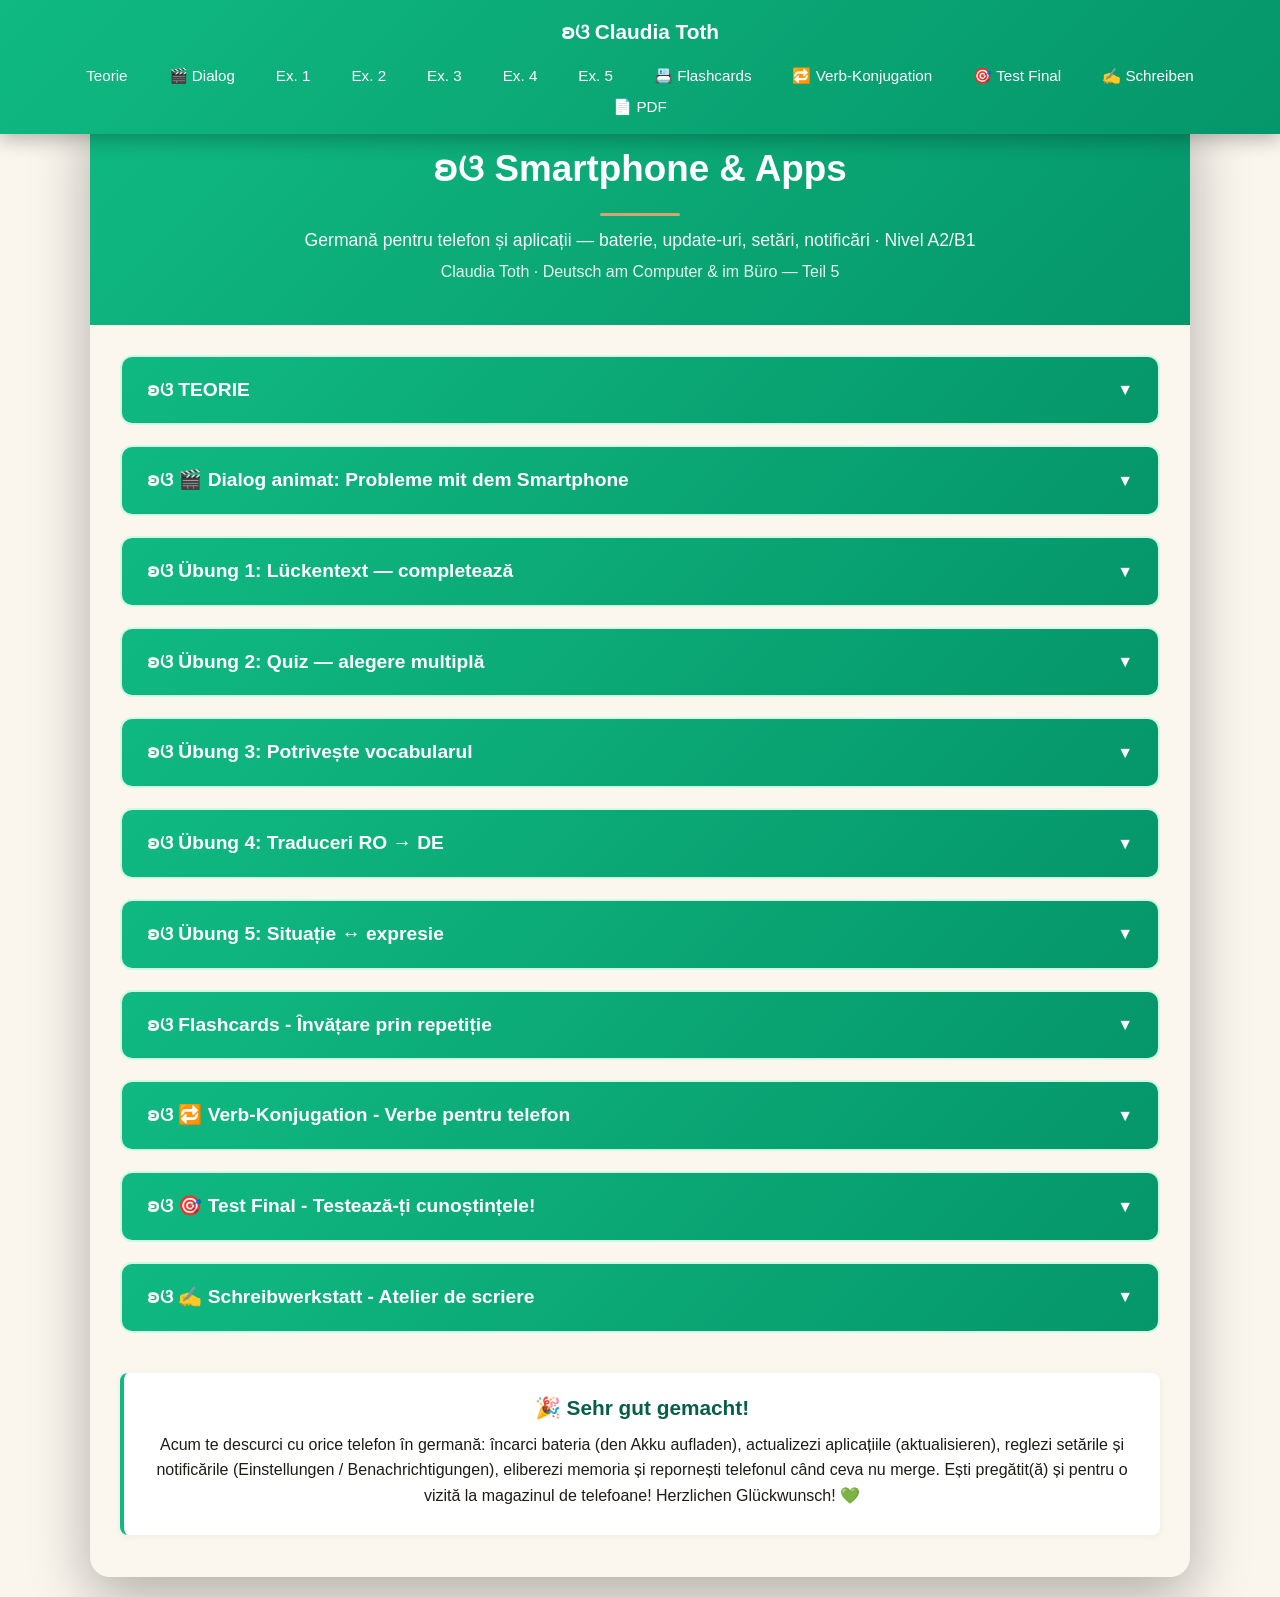
<file: index.html>
<!DOCTYPE html>
<html lang="ro">
<head>
    <meta charset="UTF-8">
    <meta name="robots" content="noindex, nofollow">
    <meta name="viewport" content="width=device-width, initial-scale=1.0">
    <title>Smartphone & Apps — germană pentru telefon și aplicații · A2/B1</title>
    <meta property="og:title" content="Computer & Büro Teil 5 — Smartphone & Apps">
    <meta property="og:description" content="Germană pentru telefon: App, Akku, Update, Einstellungen, Benachrichtigung, verbele aktualisieren/aufladen/einschalten/drücken/benutzen + dialog animat la magazin. Nivel A2/B1.">
    <meta property="og:type" content="website">
    <link rel="stylesheet" href="styles.css">
</head>
<body>
    <nav class="navbar">
        <a href="#top" class="navbar-logo">ʚଓ Claudia Toth</a>
        <ul class="navbar-menu">
            <li><a href="#teorie" onclick="openSection(0)">Teorie</a></li>
            <li><a href="#dialog" onclick="openSection(1)">🎬 Dialog</a></li>
            <li><a href="#ex1" onclick="openSection(2)">Ex. 1</a></li>
            <li><a href="#ex2" onclick="openSection(3)">Ex. 2</a></li>
            <li><a href="#ex3" onclick="openSection(4)">Ex. 3</a></li>
            <li><a href="#ex4" onclick="openSection(5)">Ex. 4</a></li>
            <li><a href="#ex5" onclick="openSection(6)">Ex. 5</a></li>
            <li><a href="#flashcards" onclick="openSection(7)">📇 Flashcards</a></li>
            <li><a href="#verbs" onclick="openSection(8)">🔁 Verb-Konjugation</a></li>
            <li><a href="#final-test" onclick="openSection(9)">🎯 Test Final</a></li>
            <li><a href="#schreiben" onclick="openSection(10)">✍️ Schreiben</a></li>
            <li><a href="curs-computer-5-smartphone-apps.pdf" download>📄 PDF</a></li>
        </ul>
    </nav>

    <div class="container" id="top">
        <div class="header">
            <h1>ʚଓ Smartphone & Apps</h1>
            <p class="subtitle">Germană pentru telefon și aplicații — baterie, update-uri, setări, notificări · Nivel A2/B1</p>
            <p>Claudia Toth · Deutsch am Computer & im Büro — Teil 5</p>
        </div>

        <div class="content">
            <div class="section" id="teorie">
                <div class="section-header" onclick="toggleMainSection(0)"><h3>ʚଓ TEORIE</h3><span class="arrow">▼</span></div>
                <div class="section-content" id="main-section-0"><div id="theory-container"></div></div>
            </div>

            <div class="section" id="dialog">
                <div class="section-header" onclick="toggleMainSection(1)"><h3>ʚଓ 🎬 Dialog animat: Probleme mit dem Smartphone</h3><span class="arrow">▼</span></div>
                <div class="section-content" id="main-section-1">
                    <p style="margin-bottom:14px;"><em>Apasă ▶️ Pornește. Telefonul Andreei are probleme (baterie, update, notificări, cameră); Frau Richter, consultanta de la magazin, o ajută pas cu pas. Reascultă orice replică cu 🔁.</em></p>
                    <div id="dialog1-container"></div>
                </div>
            </div>

            <div class="section" id="ex1">
                <div class="section-header" onclick="toggleMainSection(2)"><h3>ʚଓ Übung 1: Lückentext — completează</h3><span class="arrow">▼</span></div>
                <div class="section-content" id="main-section-2">
                    <div id="ex1-container"></div>
                    <div class="btn-container"><button class="btn btn-check" onclick="checkExercise(1)">✓ Verifica</button><button class="btn btn-reset" onclick="resetExercise(1)">↻ Reseteaza</button></div>
                    <div class="score" id="score-1"></div>
                </div>
            </div>

            <div class="section" id="ex2">
                <div class="section-header" onclick="toggleMainSection(3)"><h3>ʚଓ Übung 2: Quiz — alegere multiplă</h3><span class="arrow">▼</span></div>
                <div class="section-content" id="main-section-3">
                    <div id="ex2-container"></div>
                    <div class="btn-container"><button class="btn btn-check" onclick="checkExercise(2)">✓ Verifica</button><button class="btn btn-reset" onclick="resetExercise(2)">↻ Reseteaza</button></div>
                    <div class="score" id="score-2"></div>
                </div>
            </div>

            <div class="section" id="ex3">
                <div class="section-header" onclick="toggleMainSection(4)"><h3>ʚଓ Übung 3: Potrivește vocabularul</h3><span class="arrow">▼</span></div>
                <div class="section-content" id="main-section-4">
                    <div id="ex3-container"></div>
                    <div class="btn-container"><button class="btn btn-check" onclick="checkExercise(3)">✓ Verifica</button><button class="btn btn-reset" onclick="resetExercise(3)">↻ Reseteaza</button></div>
                    <div class="score" id="score-3"></div>
                </div>
            </div>

            <div class="section" id="ex4">
                <div class="section-header" onclick="toggleMainSection(5)"><h3>ʚଓ Übung 4: Traduceri RO → DE</h3><span class="arrow">▼</span></div>
                <div class="section-content" id="main-section-5">
                    <div id="ex4-container"></div>
                    <div class="btn-container"><button class="btn btn-check" onclick="checkExercise(4)">✓ Verifica</button><button class="btn btn-reset" onclick="resetExercise(4)">↻ Reseteaza</button></div>
                    <div class="score" id="score-4"></div>
                </div>
            </div>

            <div class="section" id="ex5">
                <div class="section-header" onclick="toggleMainSection(6)"><h3>ʚଓ Übung 5: Situație ↔ expresie</h3><span class="arrow">▼</span></div>
                <div class="section-content" id="main-section-6">
                    <div id="ex5-container"></div>
                    <div class="btn-container"><button class="btn btn-check" onclick="checkExercise(5)">✓ Verifica</button><button class="btn btn-reset" onclick="resetExercise(5)">↻ Reseteaza</button></div>
                    <div class="score" id="score-5"></div>
                </div>
            </div>

            <div class="section" id="flashcards">
                <div class="section-header" onclick="toggleMainSection(7)"><h3>ʚଓ Flashcards - Învățare prin repetiție</h3><span class="arrow">▼</span></div>
                <div class="section-content" id="main-section-7"><div id="flashcards-container"></div></div>
            </div>

            <div class="section" id="verbs">
                <div class="section-header" onclick="toggleMainSection(8)"><h3>ʚଓ 🔁 Verb-Konjugation - Verbe pentru telefon</h3><span class="arrow">▼</span></div>
                <div class="section-content" id="main-section-8"><div id="verbs-container"></div></div>
            </div>

            <div class="section" id="final-test">
                <div class="section-header" onclick="toggleMainSection(9)"><h3>ʚଓ 🎯 Test Final - Testează-ți cunoștințele!</h3><span class="arrow">▼</span></div>
                <div class="section-content" id="main-section-9"><div id="final-test-container"></div></div>
            </div>

            <div class="section" id="schreiben">
                <div class="section-header" onclick="toggleMainSection(10)"><h3>ʚଓ ✍️ Schreibwerkstatt - Atelier de scriere</h3><span class="arrow">▼</span></div>
                <div class="section-content" id="main-section-10">
                    <div class="exercise-instruction">
                        <strong>✍️ Sarcina de scriere:</strong> Scrie un text scurt (aprox. <strong>40-60 de cuvinte</strong>) — descrie o problemă cu telefonul tău și cum ai rezolvat-o: ce nu mergea (baterie, memorie, aplicație, notificări), ce ai făcut și cum e acum. Folosește <strong>minimum 6 cuvinte</strong> din lecție.
                    </div>
                    <div class="theory-box" style="background:#FBF7EF;">
                        <h4>💡 Răspunde la întrebările (Leitfragen):</h4>
                        <ul style="margin:6px 0 0 18px; line-height:1.7;">
                            <li>❓ <strong>Was war das Problem?</strong> (Care era problema? — Akku, Speicher, App)</li>
                            <li>🔋 <strong>Was haben Sie mit dem Akku gemacht?</strong> (Ce ai făcut cu bateria? — aufladen)</li>
                            <li>⚙️ <strong>Was haben Sie in den Einstellungen geändert?</strong> (Ce ai schimbat în setări?)</li>
                            <li>🔄 <strong>Mussten Sie etwas aktualisieren oder neu starten?</strong> (A trebuit să actualizezi / repornești ceva?)</li>
                            <li>✅ <strong>Wie ist es jetzt?</strong> (Cum e acum?)</li>
                        </ul>
                    </div>
                    <div class="theory-box" style="background:#F5F0E8; border-left:4px solid #D4A574;">
                        <h4>📝 Model (ca să-ți fie mai ușor):</h4>
                        <p class="de" style="color:#065f46;"><em>Mein Smartphone hatte viele Probleme. Der Akku war immer schnell leer, also habe ich Apps geschlossen und die Helligkeit reduziert. Mein Speicher war voll, deshalb habe ich alte Fotos gelöscht. Eine App ließ sich nicht aktualisieren, aber im App Store hat es dann funktioniert. Ich habe auch zu viele Benachrichtigungen ausgeschaltet. Jetzt läuft alles wieder gut.</em></p>
                        <p class="ro" style="color:#5A5147; font-style:italic;">(Smartphone-ul meu avea multe probleme. Bateria se descărca mereu repede, așa că am închis aplicații și am redus luminozitatea. Memoria era plină, de aceea am șters poze vechi. O aplicație nu se lăsa actualizată, dar în App Store a funcționat apoi. Am dezactivat și prea multe notificări. Acum totul merge bine din nou.)</p>
                    </div>
                    <div style="text-align:center; margin-top:22px;">
                        <p style="color:#047857; margin-bottom:14px; font-size:1rem;">Când ești gata, trimite-mi textul tău prin formular. Îl citesc și îți dau feedback personalizat. 🦋</p>
                        <a href="https://forms.gle/J9PzcXRjeuJ9K8ME8" target="_blank" rel="noopener noreferrer" style="display:inline-block; background:#10B981; color:white; padding:14px 32px; border-radius:10px; text-decoration:none; font-weight:bold; font-size:1.05rem; box-shadow:0 2px 6px rgba(16,185,129,0.3);">✍️ Trimite textul tău →</a>
                    </div>
                </div>
            </div>

            <div class="theory-box" style="text-align: center; margin-top: 40px;">
                <p style="font-size: 1.3rem; font-weight: bold; color: #065f46;">🎉 Sehr gut gemacht!</p>
                <p>Acum te descurci cu orice telefon în germană: încarci bateria (den Akku aufladen), actualizezi aplicațiile (aktualisieren), reglezi setările și notificările (Einstellungen / Benachrichtigungen), eliberezi memoria și repornești telefonul când ceva nu merge. Ești pregătit(ă) și pentru o vizită la magazinul de telefoane! Herzlichen Glückwunsch! 💚</p>
            </div>
        </div>
    </div>

    <script src="theory.js"></script>
    <script src="dialogs.js?v=1"></script>
    <script src="exercises.js"></script>
    <script src="flashcards.js"></script>
    <script src="verbs.js"></script>
    <script src="final-test.js"></script>
    <script src="main.js"></script>
</body>
</html>
</file>
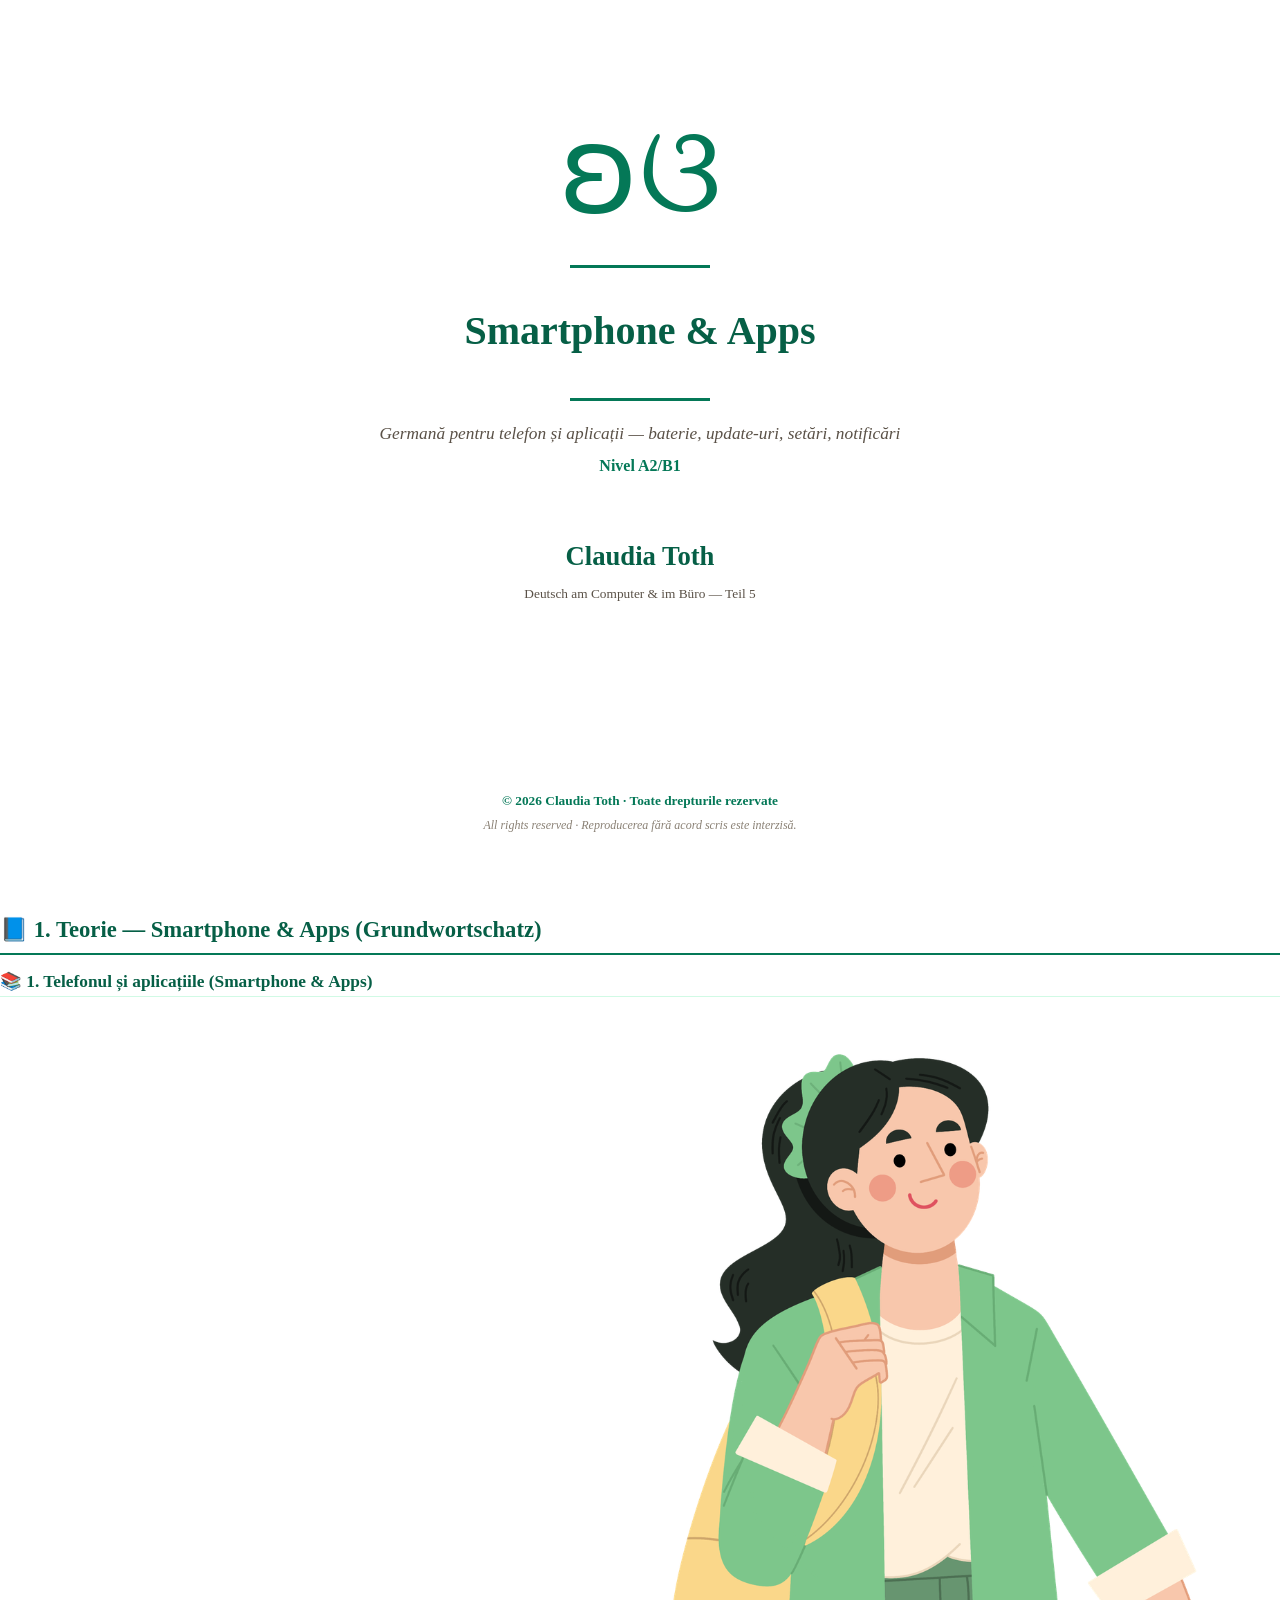
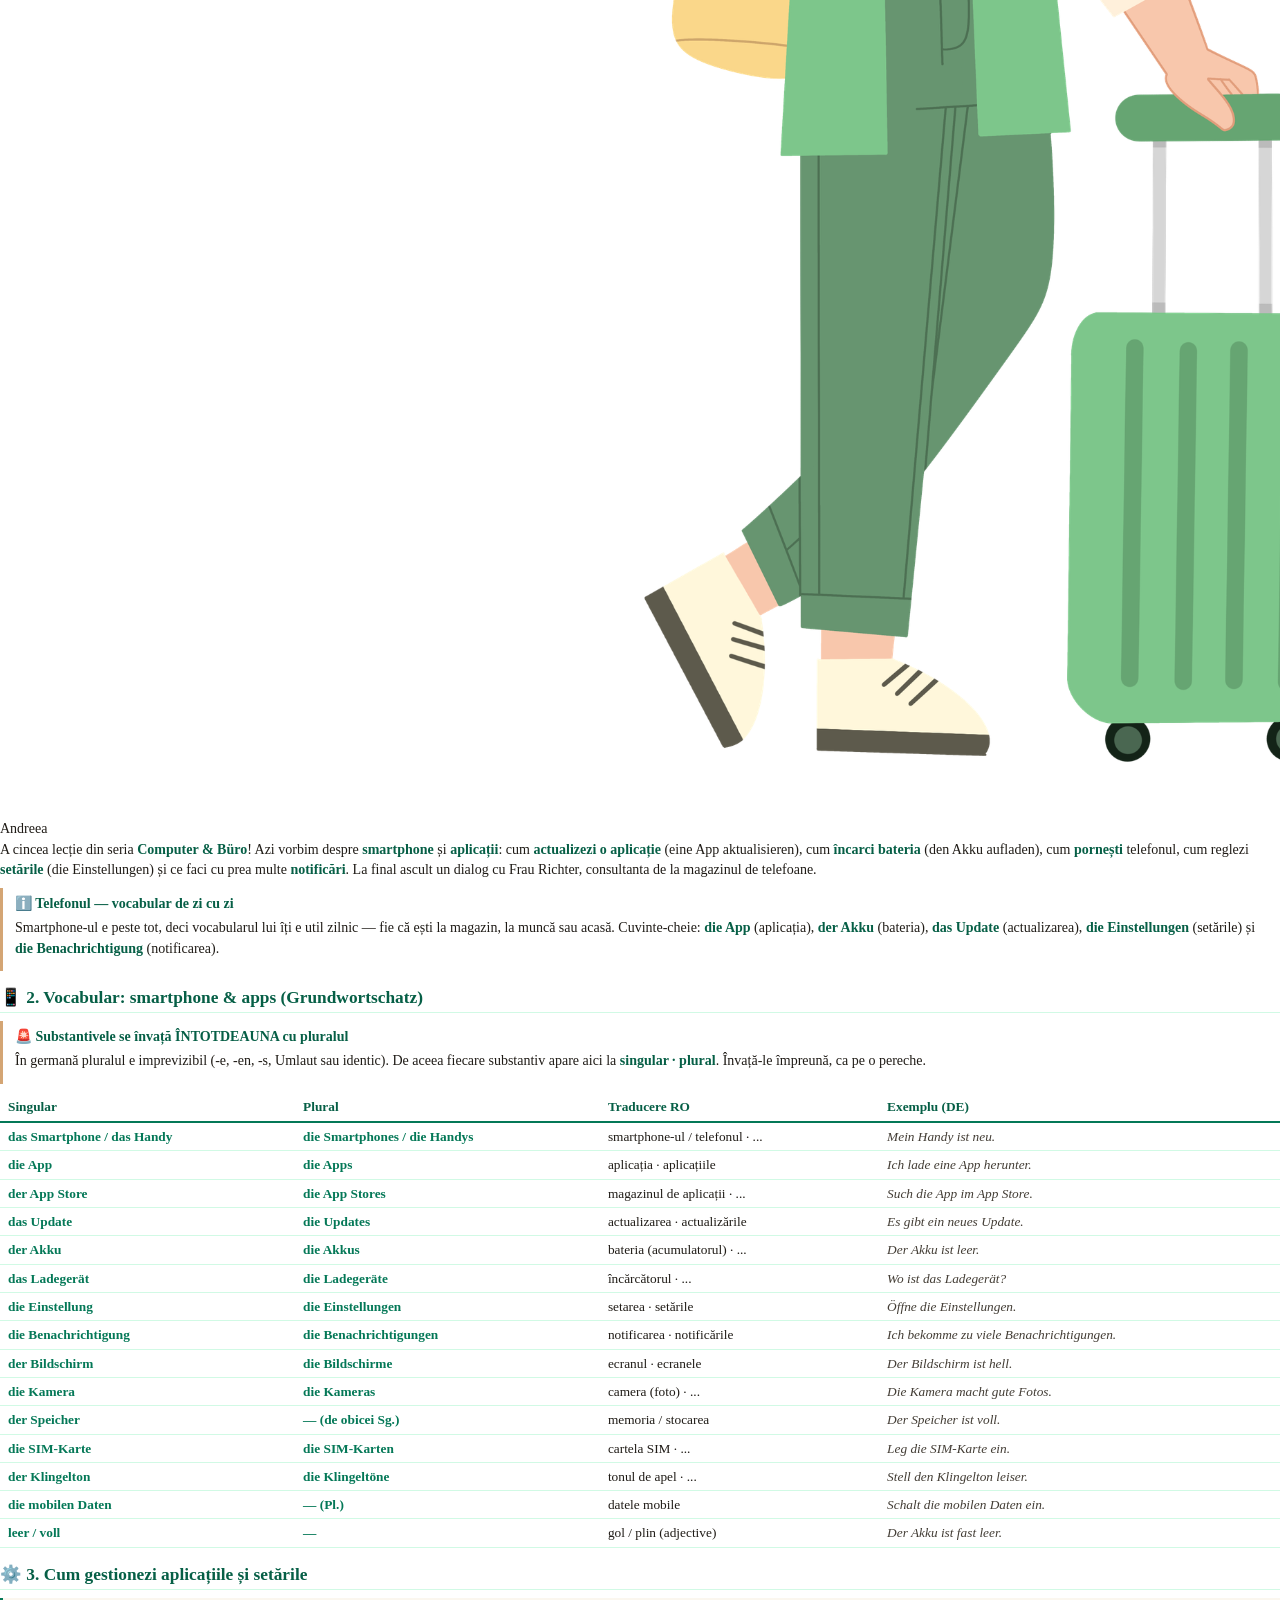
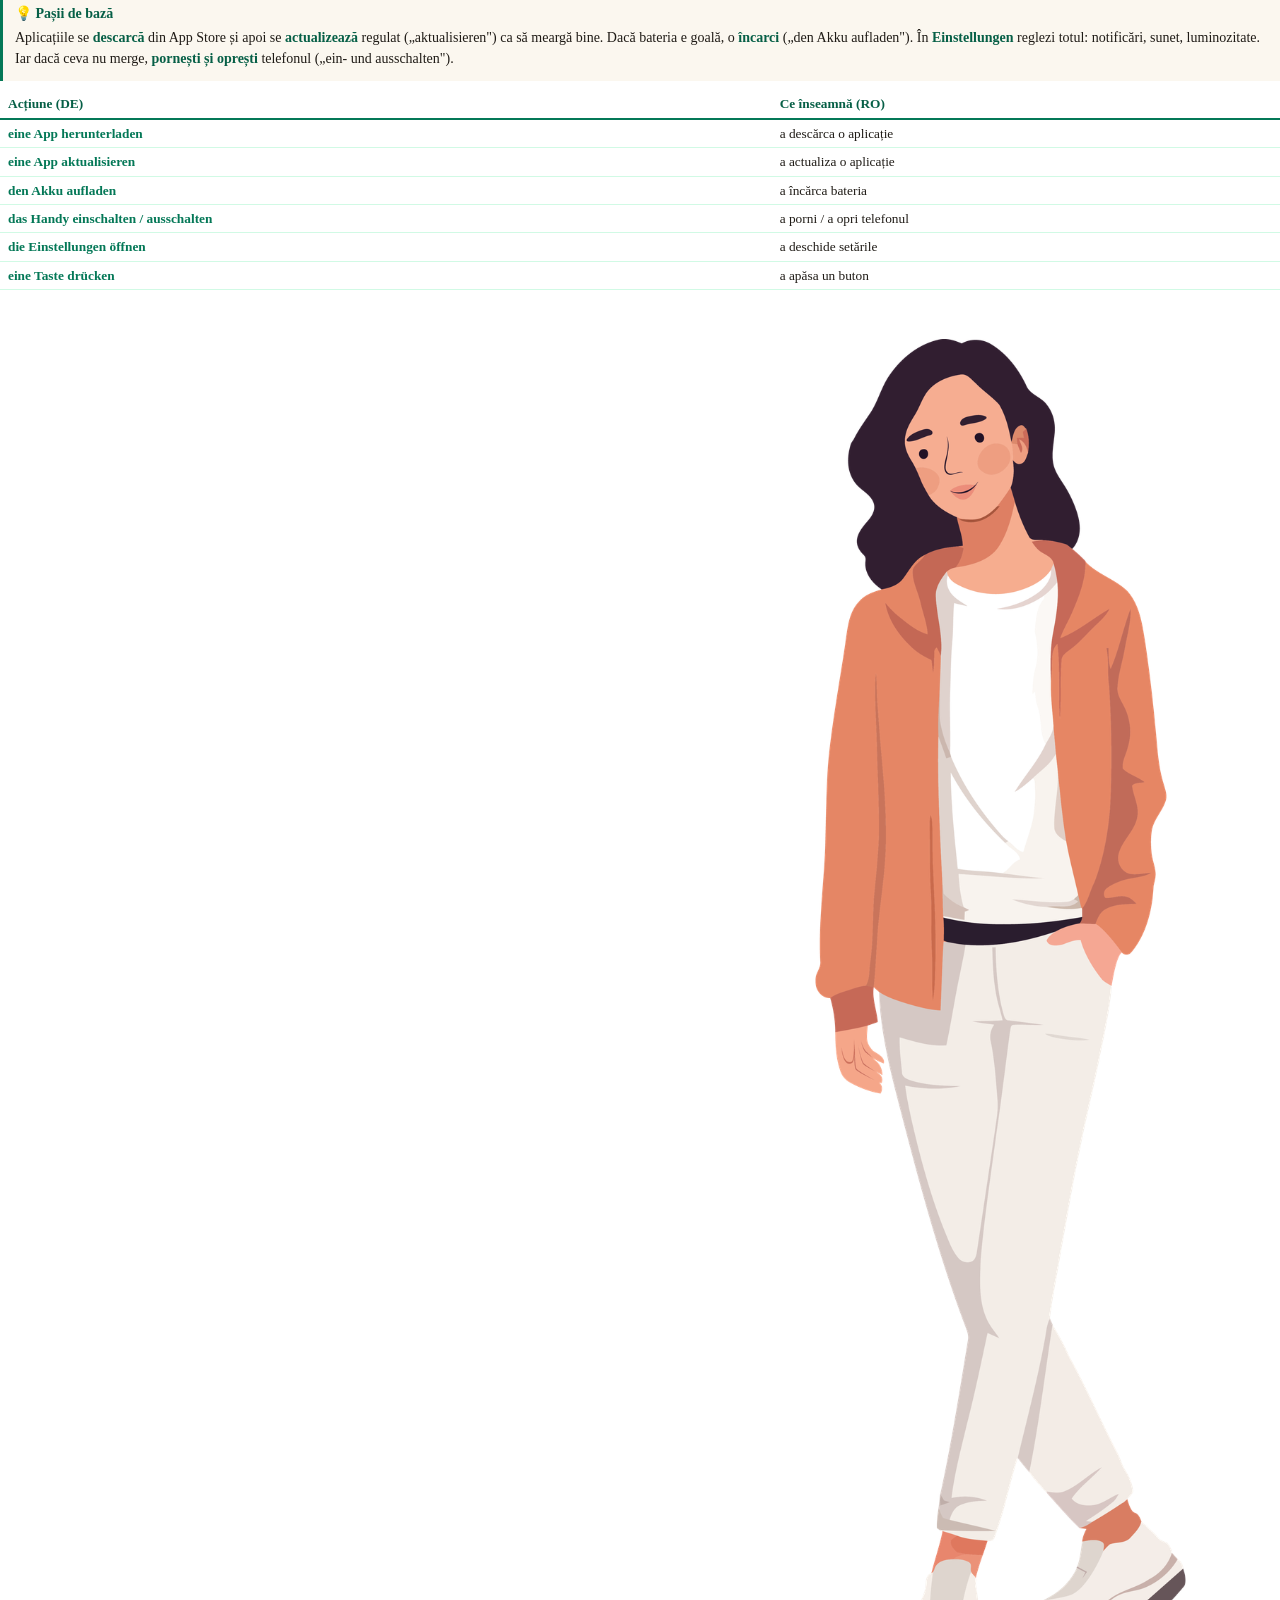
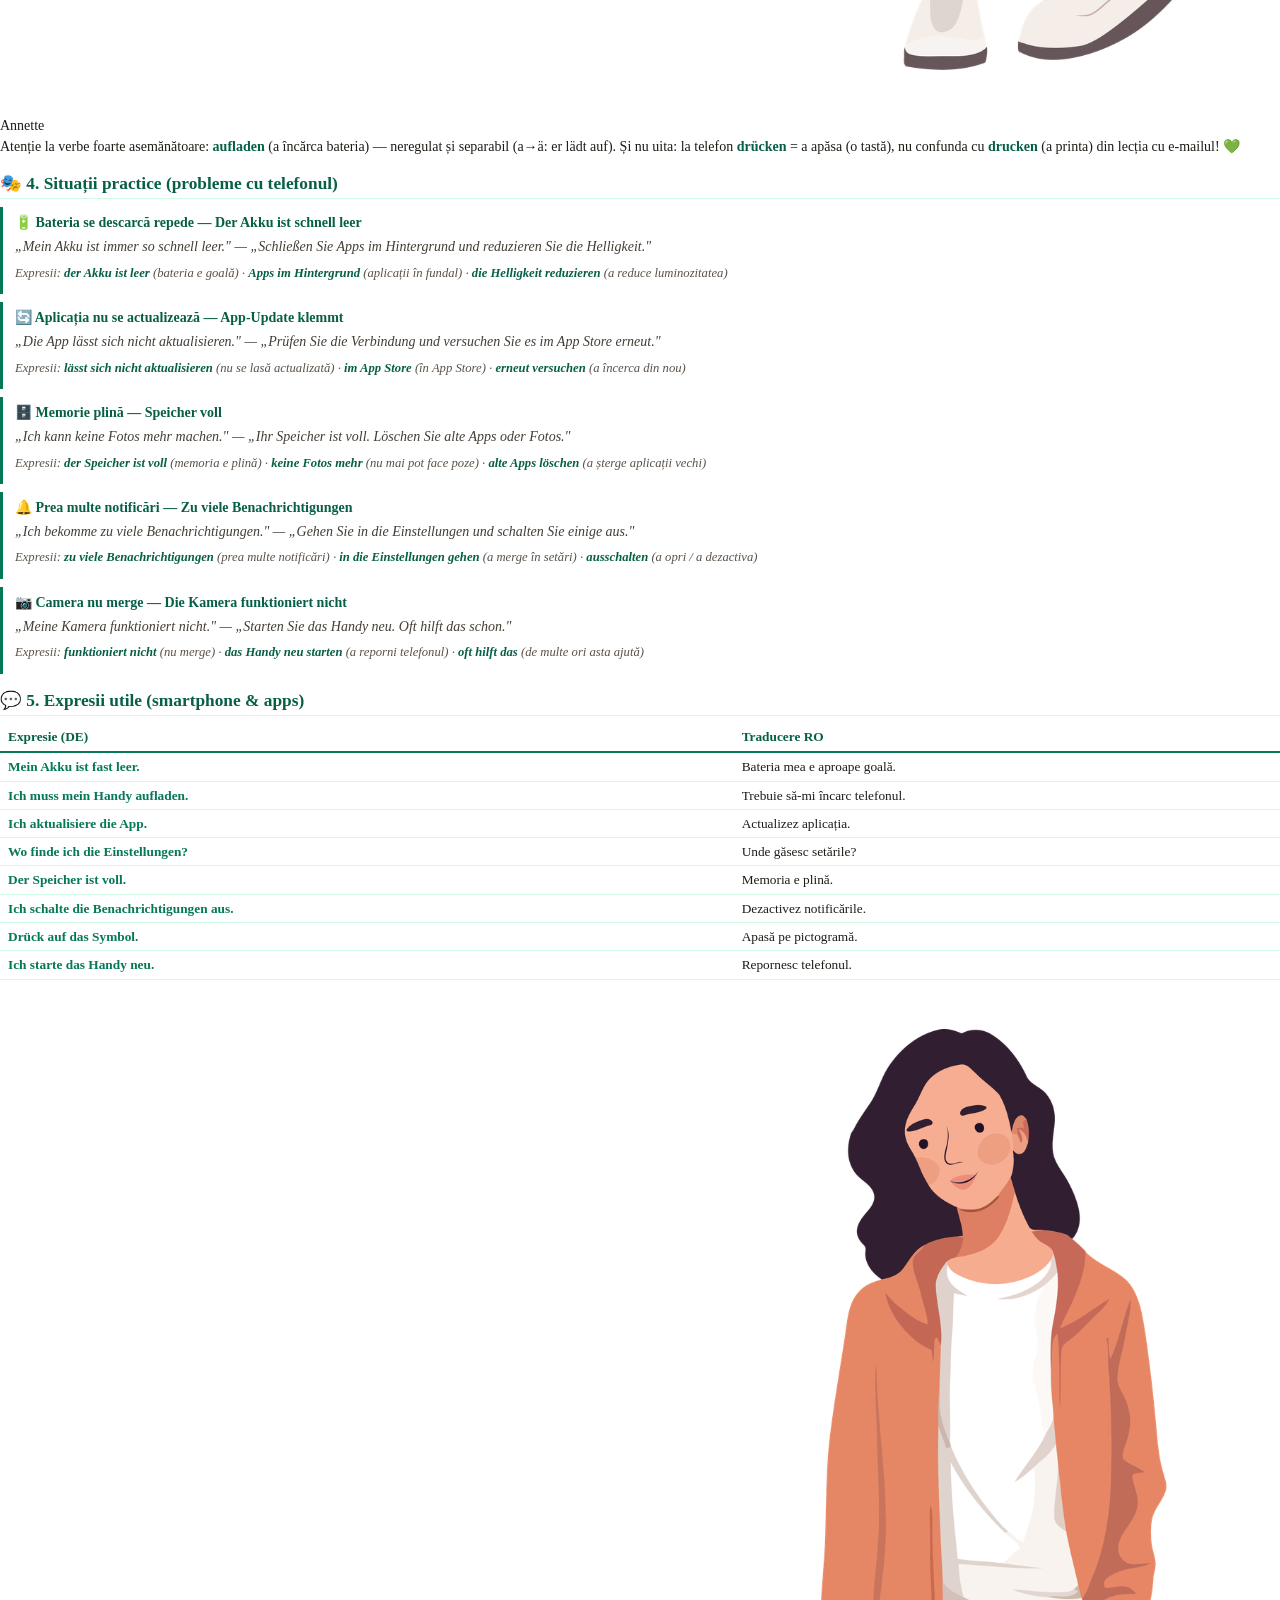
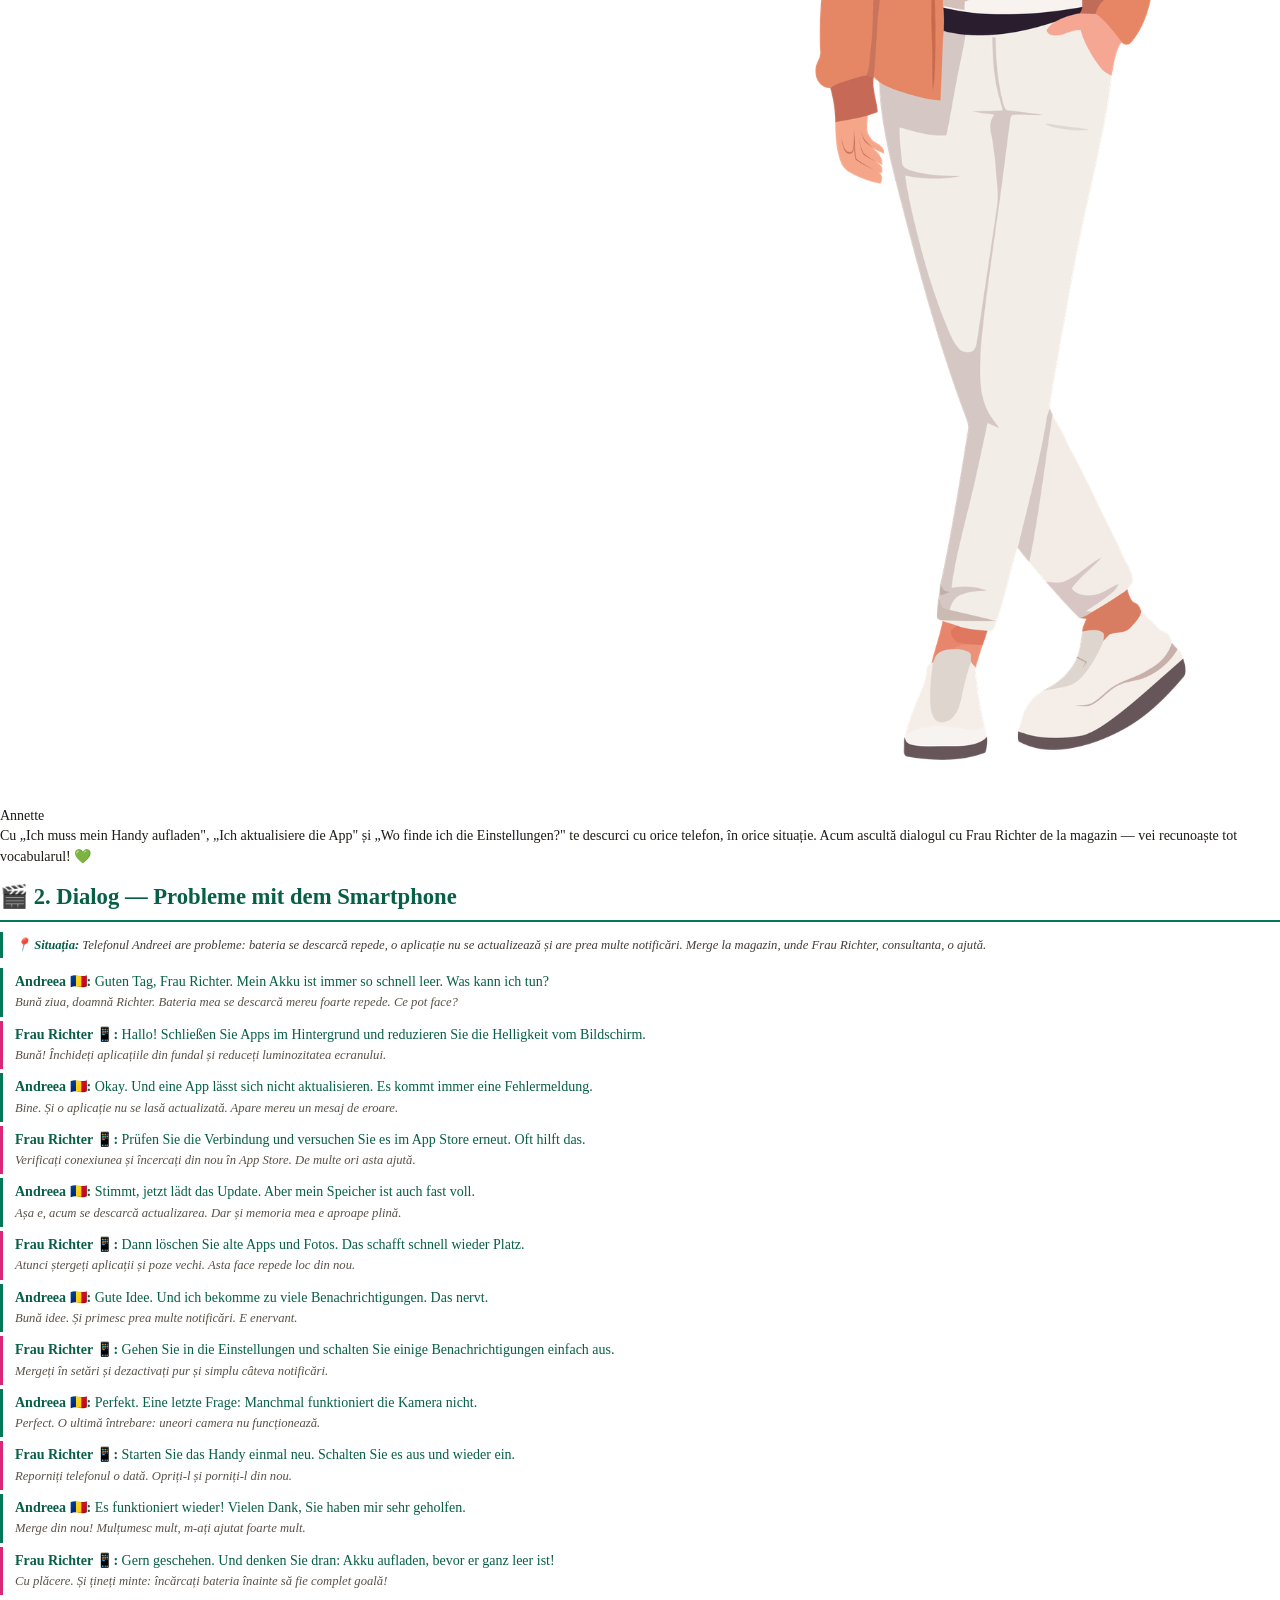
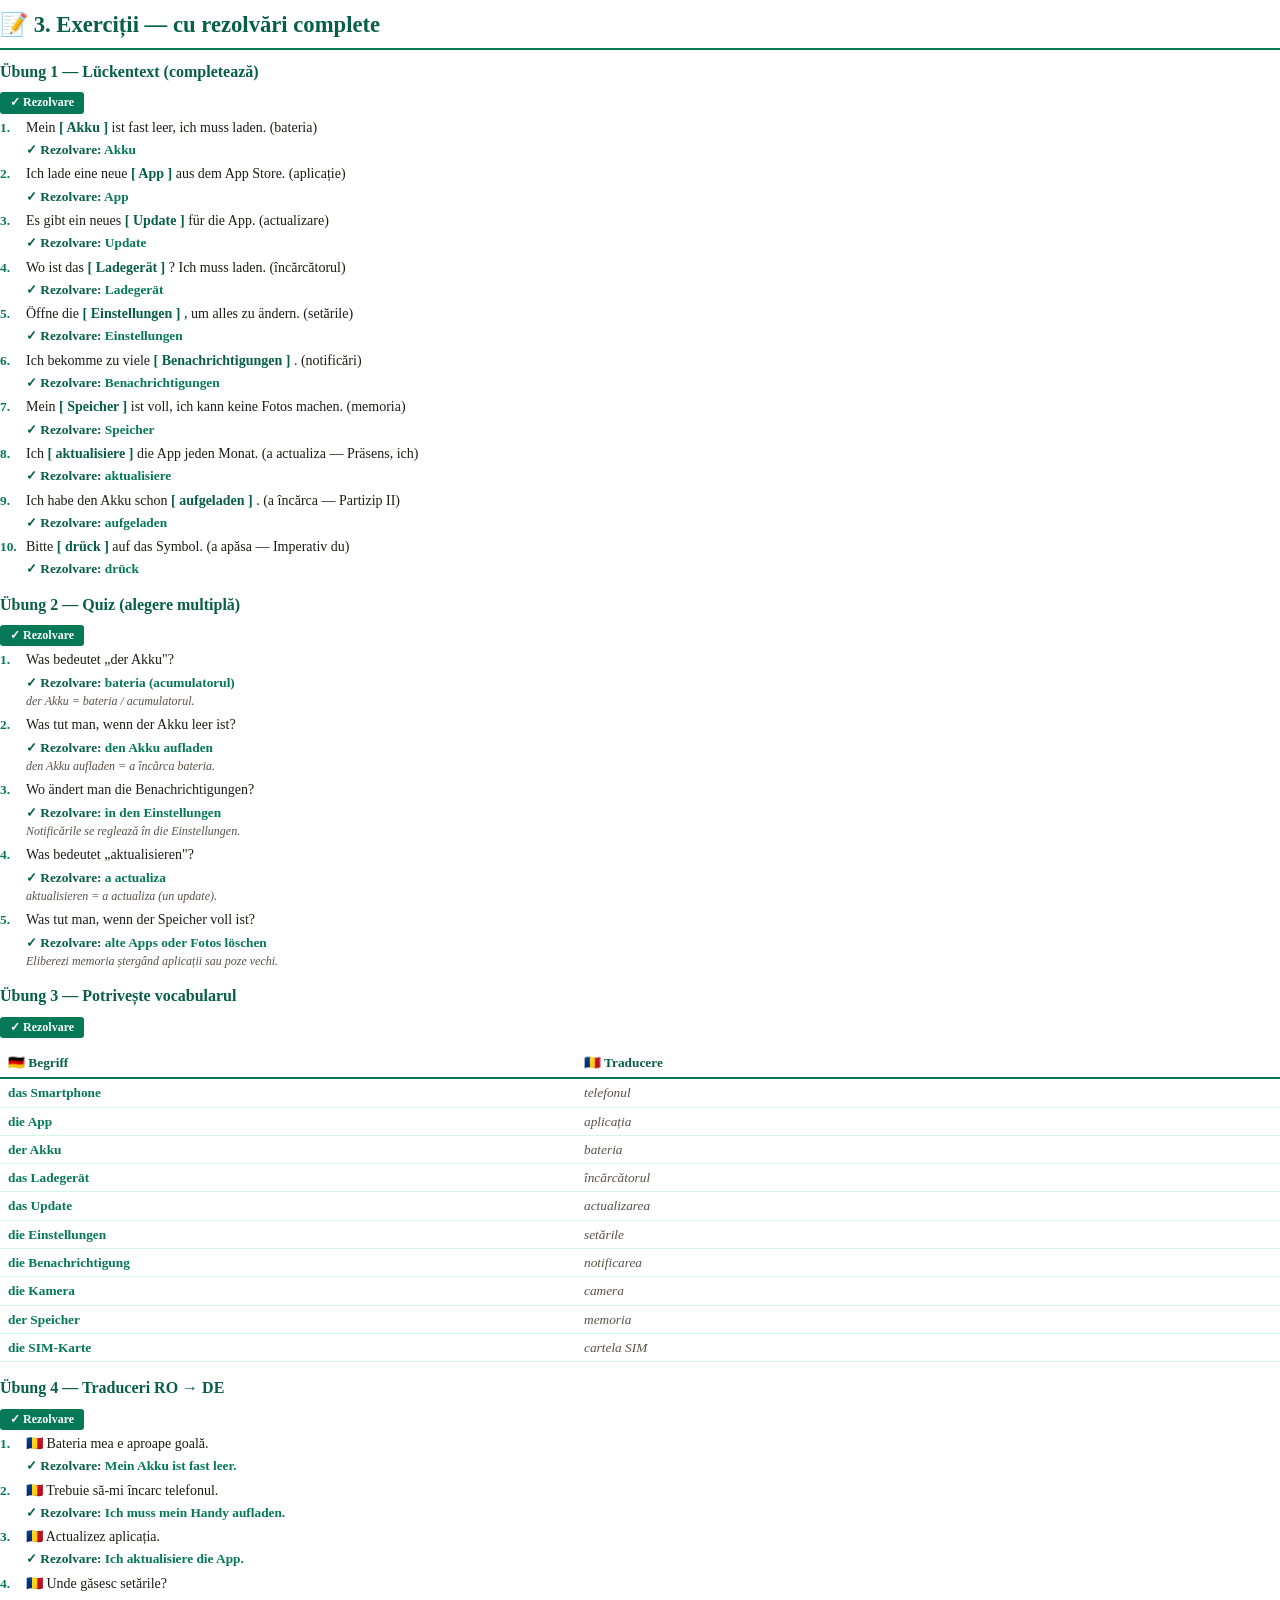
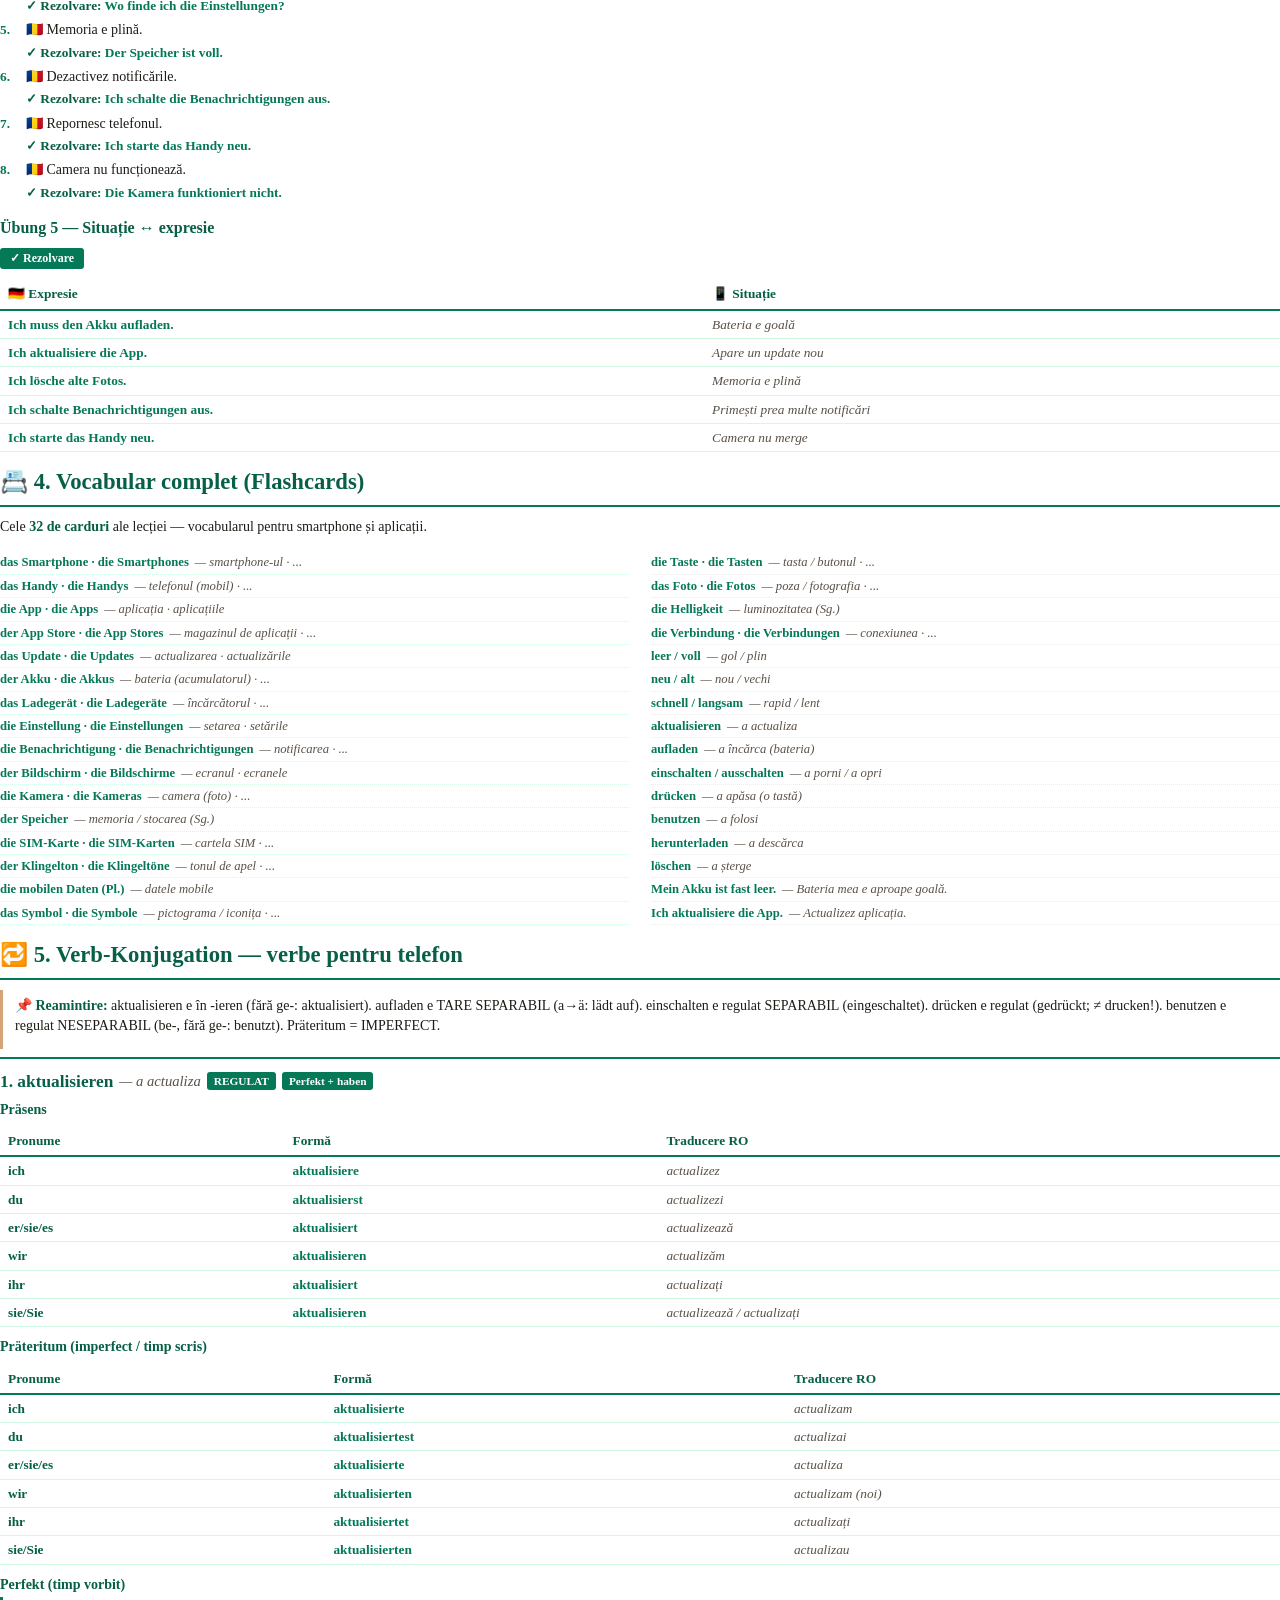
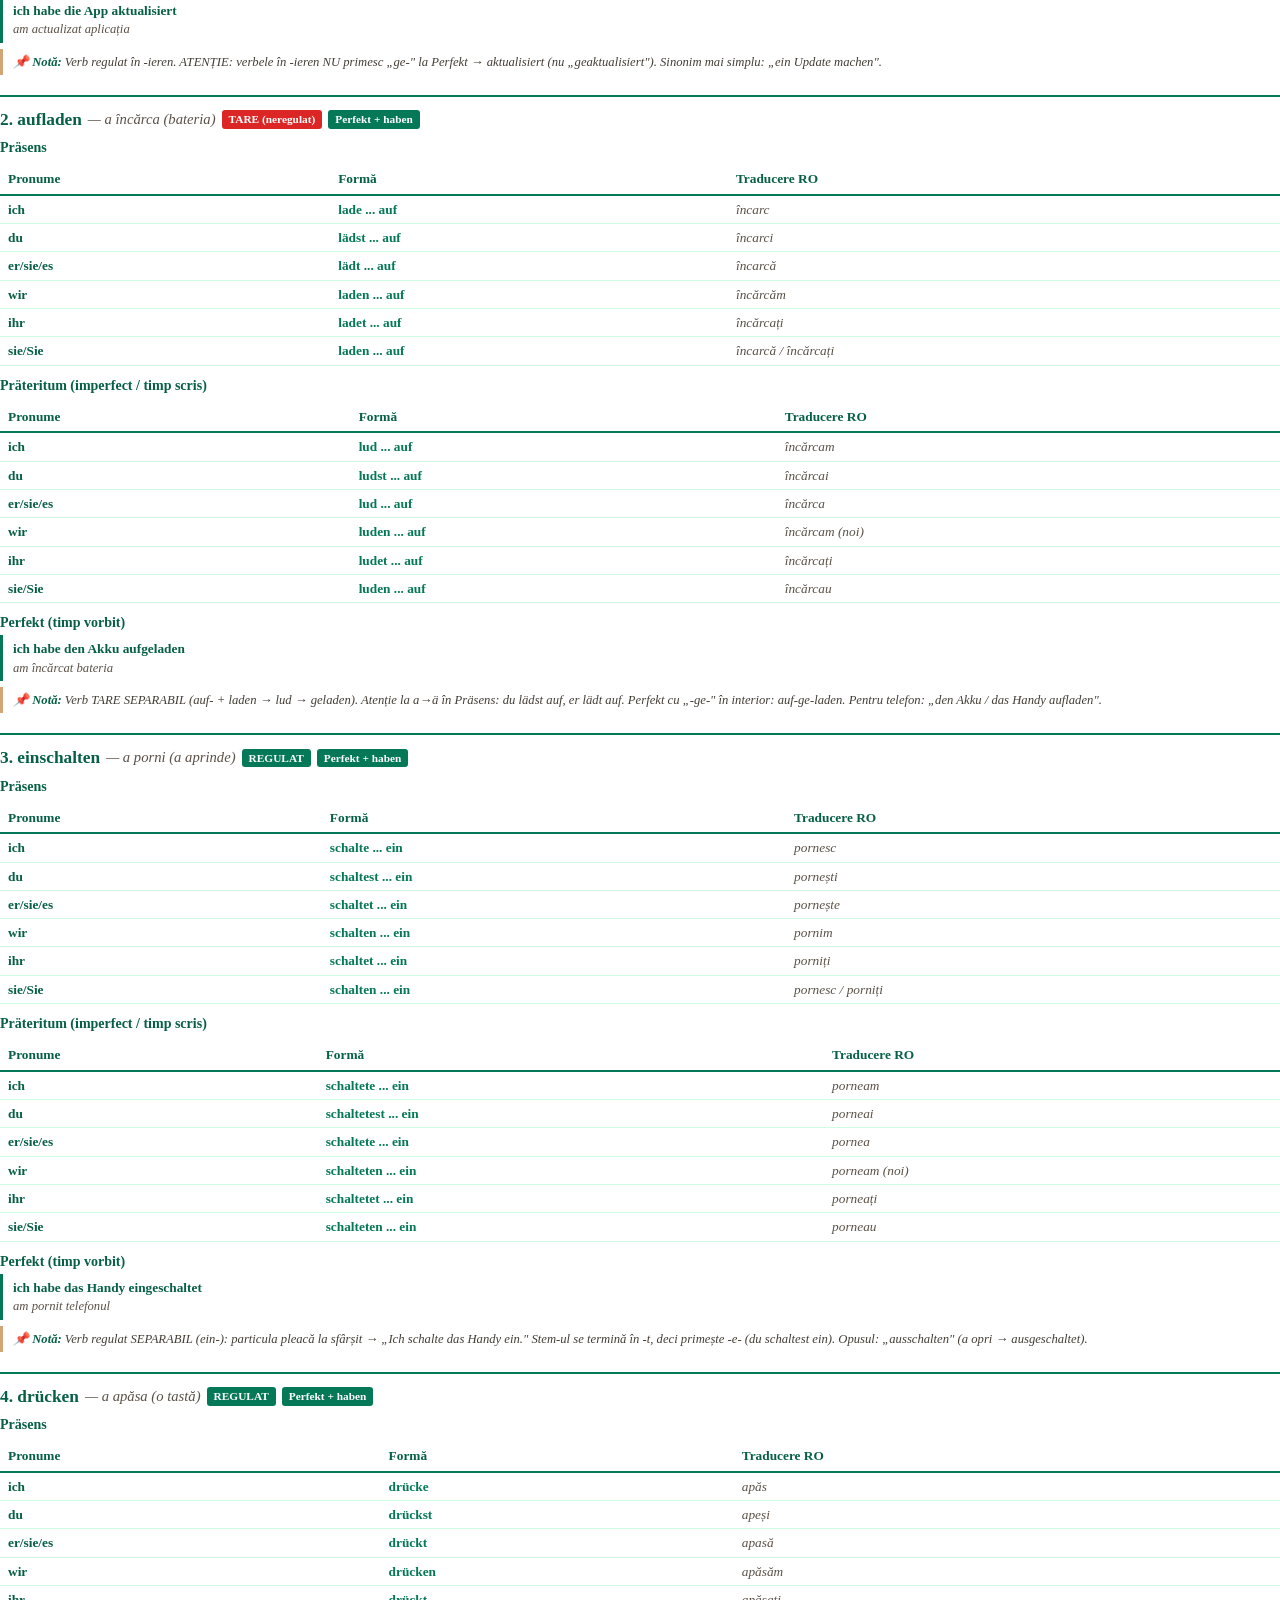
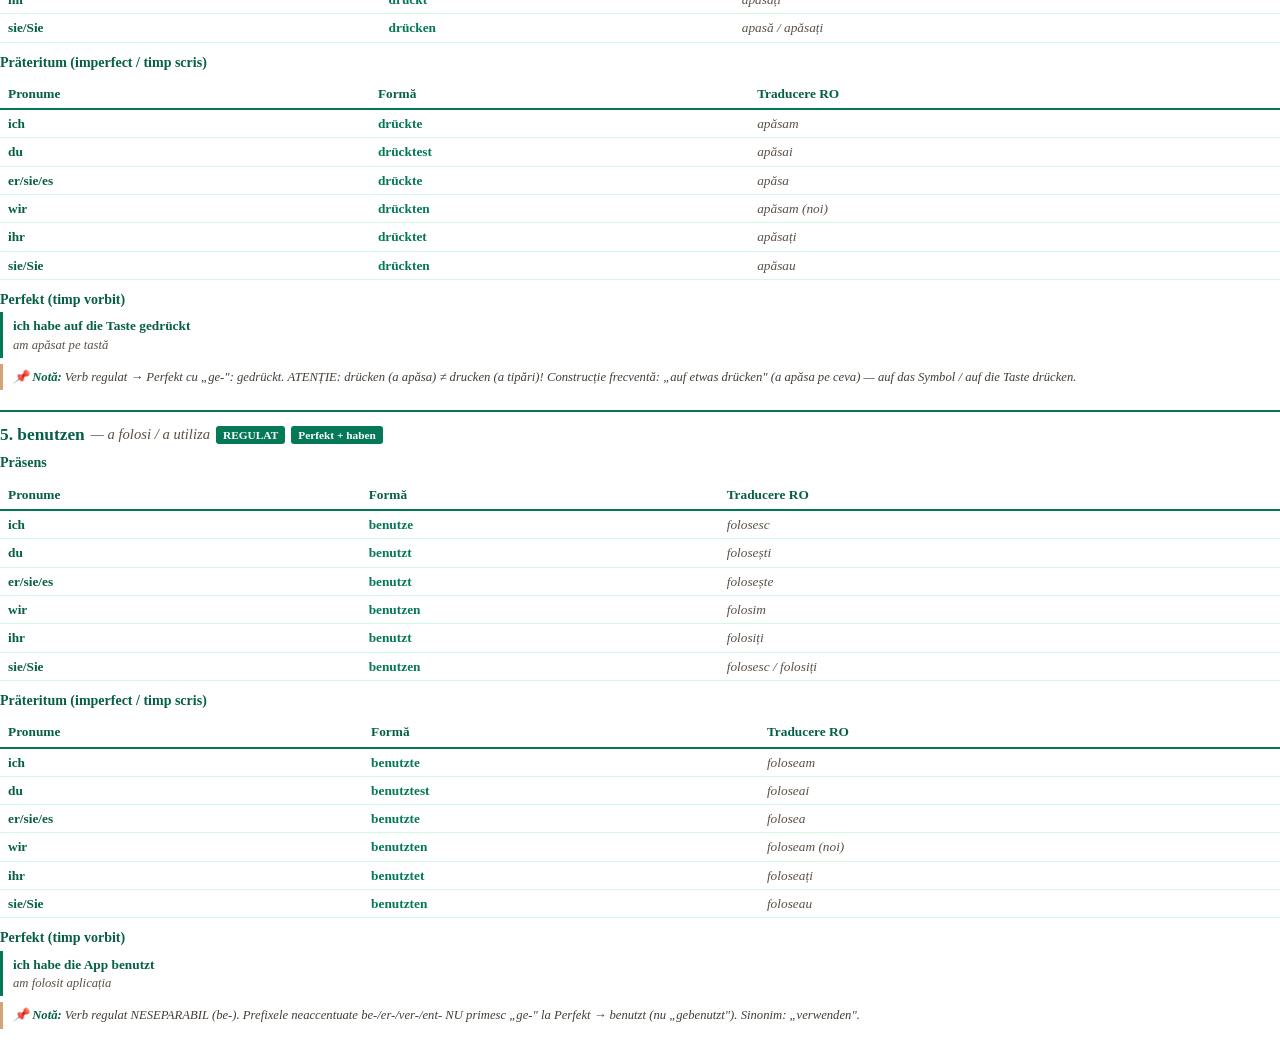
<file: pdf.html>
<!DOCTYPE html>
<html lang="ro">
<head>
    <meta charset="UTF-8">
    <meta name="robots" content="noindex, nofollow">
    <title>Smartphone & Apps · Claudia Toth · A2/B1</title>
    <style>
        @page { size: A4; margin: 22mm 18mm 22mm 18mm; @bottom-center { content: "ʚଓ Claudia Toth · Computer & Büro Teil 5: Smartphone & Apps · Nivel A2/B1 · © 2026 — Toate drepturile rezervate · pag. " counter(page) " / " counter(pages); font-size: 8.5pt; color: #047857; font-family: 'Georgia', 'Times New Roman', serif; } }
        @page :first { margin: 0; @bottom-center { content: ""; } }
        * { box-sizing: border-box; margin: 0; padding: 0; }
        body { font-family: 'Georgia', 'Times New Roman', serif; color: #1F1B16; line-height: 1.45; font-size: 10.5pt; -webkit-print-color-adjust: exact; print-color-adjust: exact; }
        .cover { width: 100%; min-height: 100vh; padding: 80px 60px 60px; text-align: center; display: flex; flex-direction: column; align-items: center; justify-content: flex-start; page-break-after: always; }
        .cover-symbol { font-size: 90pt; color: #047857; line-height: 1; margin: 30px 0 15px; font-family: 'Segoe UI Emoji', 'Segoe UI', sans-serif; }
        .cover-divider { width: 140px; height: 3px; background: #047857; margin: 20px 0; border: none; }
        .cover-title { font-size: 30pt; color: #065f46; font-weight: bold; margin: 14px 0 18px; font-family: 'Georgia', serif; }
        .cover-subtitle { font-size: 13pt; color: #5A5147; font-style: italic; margin-bottom: 8px; }
        .cover-level { font-size: 12pt; color: #047857; font-weight: bold; margin-bottom: 60px; }
        .cover-author { font-size: 20pt; color: #065f46; font-weight: bold; margin-bottom: 8px; }
        .cover-series { font-size: 10pt; color: #5A5147; margin-bottom: 80px; }
        .cover-copyright { margin-top: auto; font-size: 10pt; color: #047857; font-weight: 600; }
        .cover-notice { font-size: 9pt; color: #8a8175; font-style: italic; margin-top: 6px; }
        h1.chapter { color: #065f46; padding: 0 0 6px 0; font-size: 17pt; margin: 14px 0 10px; border-bottom: 2px solid #047857; font-family: 'Georgia', serif; page-break-after: avoid; }
        h2.sub-chapter { color: #065f46; font-size: 13pt; margin: 14px 0 6px; padding-bottom: 2px; border-bottom: 1px solid #d1fae5; font-family: 'Georgia', serif; page-break-after: avoid; }
        p { margin-bottom: 6px; } strong { color: #065f46; } em { color: #433d35; font-style: italic; }
        ul, ol { margin: 4px 0 8px 22px; } li { margin-bottom: 2px; }
        .theory-box { background: transparent; border-left: 3px solid #047857; padding: 6px 12px; margin: 8px 0; page-break-inside: avoid; }
        .theory-box h4 { color: #065f46; font-size: 10.5pt; margin-bottom: 4px; }
        .theory-box .de { color: #065f46; } .theory-box .ro { color: #5A5147; font-style: italic; font-size: 9.5pt; }
        .warn-box { border-left-color: #D4A574; } .info-box { border-left-color: #D4A574; }
        table { width: 100%; border-collapse: collapse; margin: 6px 0 10px; font-size: 10pt; page-break-inside: avoid; }
        table th { padding: 5px 8px; text-align: left; font-weight: bold; color: #065f46; border-bottom: 2px solid #047857; }
        table td { padding: 4px 8px; border-bottom: 1px solid #d1fae5; vertical-align: top; }
        td.verb { color: #047857; font-weight: bold; } td.ro-text { color: #5A5147; font-style: italic; }
        .dlg-context { border-left: 3px solid #047857; padding: 4px 12px; margin: 6px 0 10px; font-style: italic; color: #433d35; font-size: 9.5pt; }
        .dlg-line { padding: 4px 12px; margin-bottom: 4px; page-break-inside: avoid; }
        .dlg-line.andreea { border-left: 3px solid #047857; } .dlg-line.richter { border-left: 3px solid #db2777; }
        .dlg-line .sp { font-weight: bold; color: #065f46; } .dlg-line .de { color: #065f46; } .dlg-line .ro { color: #5A5147; font-style: italic; font-size: 9.5pt; }
        .ex-block { margin-bottom: 14px; page-break-inside: avoid; }
        .ex-block h3 { color: #065f46; font-size: 12pt; margin-bottom: 5px; }
        .rezolvare-banner { display: inline-block; background: #047857; color: white; padding: 2px 10px; border-radius: 3px; font-size: 9pt; font-weight: bold; margin: 4px 0; -webkit-print-color-adjust: exact; print-color-adjust: exact; }
        .ex-item { display: flex; gap: 8px; margin-bottom: 5px; align-items: flex-start; }
        .ex-num { color: #047857; font-weight: bold; font-size: 10pt; flex-shrink: 0; min-width: 18px; } .ex-num::after { content: "."; }
        .ex-body { flex: 1; } .ex-a { color: #047857; font-weight: bold; font-size: 10pt; margin-top: 2px; } .ex-a::before { content: "✓ Rezolvare: "; color: #065f46; }
        .ex-explanation { color: #5A5147; font-size: 9pt; font-style: italic; margin-top: 1px; }
        .flashcards-grid { columns: 2; column-gap: 22px; margin-top: 8px; }
        .fc-row { break-inside: avoid; padding: 2px 0; border-bottom: 1px dotted #d1fae5; font-size: 9.5pt; }
        .fc-row .de { color: #047857; font-weight: bold; } .fc-row .ro { color: #5A5147; font-style: italic; margin-left: 6px; }
        .verb-card { border-top: 2px solid #047857; padding: 10px 0 8px 0; margin-bottom: 12px; page-break-inside: avoid; }
        .verb-card .vh { display: flex; align-items: center; flex-wrap: wrap; gap: 6px; margin-bottom: 6px; }
        .verb-card .vh .name { font-size: 13pt; color: #065f46; font-weight: bold; } .verb-card .vh .ro { color: #5A5147; font-style: italic; font-size: 11pt; }
        .verb-card .vh .badge { display: inline-block; padding: 1px 7px; border-radius: 3px; font-size: 8.5pt; color: white; font-weight: bold; -webkit-print-color-adjust: exact; print-color-adjust: exact; }
        .verb-card .badge.weak { background: #047857; } .verb-card .badge.strong { background: #dc2626; } .verb-card .badge.haben { background: #047857; } .verb-card .badge.sein { background: #2563eb; }
        .verb-card h5 { color: #065f46; margin: 6px 0 2px; font-size: 10.5pt; }
        .verb-card .perfekt-box { border-left: 3px solid #047857; padding: 4px 10px; margin-top: 2px; font-size: 10pt; }
        .verb-card .perfekt-box .de { color: #065f46; font-weight: 600; } .verb-card .perfekt-box .ro { color: #5A5147; font-style: italic; font-size: 9.5pt; }
        .verb-card .note { font-size: 9.5pt; color: #433d35; padding: 4px 10px; border-left: 3px solid #D4A574; margin-top: 6px; font-style: italic; }
        .new-section { page-break-before: always; }
    </style>
</head>
<body>
<div class="cover">
    <div class="cover-symbol">ʚଓ</div>
    <hr class="cover-divider">
    <h1 class="cover-title">Smartphone & Apps</h1>
    <hr class="cover-divider">
    <p class="cover-subtitle">Germană pentru telefon și aplicații — baterie, update-uri, setări, notificări</p>
    <p class="cover-level">Nivel A2/B1</p>
    <p class="cover-author">Claudia Toth</p>
    <p class="cover-series">Deutsch am Computer & im Büro — Teil 5</p>
    <div class="cover-copyright">© 2026 Claudia Toth · Toate drepturile rezervate</div>
    <p class="cover-notice">All rights reserved · Reproducerea fără acord scris este interzisă.</p>
</div>
<div id="pdf-content"></div>
<script src="theory.js"></script>
<script src="dialogs.js"></script>
<script src="exercises.js"></script>
<script src="flashcards.js"></script>
<script src="verbs.js"></script>
<script src="final-test.js"></script>
<script src="pdf-builder.js"></script>
</body>
</html>
</file>
<file: styles.css>
/* ============================================
   CLAUDIA TOTH - NOMEN-VERB-VERBINDUNGEN
   Design verde profesional · Mobile responsive
   ============================================ */

* {
    margin: 0;
    padding: 0;
    box-sizing: border-box;
}

body {
    font-family: 'Segoe UI', Tahoma, Geneva, Verdana, sans-serif;
    background: #FAF6EE;
    line-height: 1.6;
    padding: 0;
    padding-top: 80px;
    min-height: 100vh;
    color: #1F1B16;
}

/* ============================================
   NAVIGATION BAR
   ============================================ */
.navbar {
    position: fixed;
    top: 0;
    left: 0;
    right: 0;
    background: linear-gradient(135deg, #10b981 0%, #059669 100%);
    padding: 15px 30px;
    box-shadow: 0 4px 20px rgba(0,0,0,0.3);
    z-index: 1000;
    display: flex;
    flex-direction: column;
    gap: 15px;
    align-items: center;
    justify-content: center;
}

.navbar-logo {
    color: white;
    font-size: 1.3rem;
    font-weight: bold;
    text-decoration: none;
}

.navbar-menu {
    display: flex;
    gap: 5px;
    list-style: none;
    align-items: center;
    flex-wrap: wrap;
    justify-content: center;
}

.navbar-menu a {
    color: white;
    text-decoration: none;
    padding: 10px 18px;
    border-radius: 8px;
    transition: all 0.3s;
    font-size: 0.95rem;
    font-weight: 500;
}

.navbar-menu a:hover {
    background: rgba(255,255,255,0.2);
    transform: translateY(-2px);
}

/* ============================================
   CONTAINER PRINCIPAL
   ============================================ */
.container {
    max-width: 1100px;
    margin: 20px auto;
    background: #FBF7EF;
    border-radius: 20px;
    box-shadow: 0 20px 60px rgba(0,0,0,0.3);
    overflow: hidden;
}

.header {
    background: linear-gradient(135deg, #10b981 0%, #059669 100%);
    color: white;
    padding: 40px 30px;
    text-align: center;
}

.header h1 {
    font-size: 2.3rem;
    margin-bottom: 10px;
}

.header .subtitle {
    font-size: 1.1rem;
    opacity: 0.95;
    margin-bottom: 5px;
}

.header p {
    font-size: 1rem;
    opacity: 0.9;
}

.content {
    padding: 30px;
}

/* ============================================
   SECȚIUNI (Teorie + Exerciții)
   ============================================ */
.section {
    margin-bottom: 20px;
    scroll-margin-top: 100px;
    border-radius: 12px;
    overflow: hidden;
    border: 2px solid #d1fae5;
}

.section-header {
    background: linear-gradient(135deg, #10b981 0%, #059669 100%);
    color: white;
    padding: 18px 25px;
    cursor: pointer;
    display: flex;
    justify-content: space-between;
    align-items: center;
    transition: all 0.3s;
}

.section-header:hover {
    background: linear-gradient(135deg, #059669 0%, #047857 100%);
}

.section-header h3 {
    font-size: 1.2rem;
}

.arrow {
    transition: transform 0.3s;
    font-size: 1rem;
}

.arrow.rotated {
    transform: rotate(180deg);
}

.section-content {
    display: none;
    padding: 25px;
    background: #FBF7EF;
}

.section-content.active {
    display: block;
    animation: fadeIn 0.4s ease-in-out;
}

@keyframes fadeIn {
    from { opacity: 0; transform: translateY(-5px); }
    to { opacity: 1; transform: translateY(0); }
}

/* ============================================
   SUB-SECȚIUNI (în Teorie)
   ============================================ */
.sub-section {
    margin-bottom: 12px;
    border-radius: 10px;
    overflow: hidden;
    border: 1px solid #a7f3d0;
    background: white;
}

.sub-section-header {
    background: #d1fae5;
    color: #065f46;
    padding: 12px 18px;
    cursor: pointer;
    display: flex;
    justify-content: space-between;
    align-items: center;
    font-weight: 600;
    transition: background 0.3s;
    gap: 10px;
}

.sub-section-header > span:first-child {
    flex: 1;
}

.sub-section-header:hover {
    background: #a7f3d0;
}

/* ============================================
   AUDIO PLAYER (Play / Stop la fiecare subtitlu)
   ============================================ */
.audio-player {
    display: flex;
    align-items: center;
}

.audio-btn {
    background: #10b981;
    color: white;
    border: none;
    width: 36px;
    height: 36px;
    border-radius: 50%;
    cursor: pointer;
    font-size: 0.9rem;
    transition: all 0.3s;
    display: flex;
    align-items: center;
    justify-content: center;
    padding: 0;
    box-shadow: 0 2px 6px rgba(16, 185, 129, 0.3);
}

.audio-btn:hover {
    background: #059669;
    transform: scale(1.1);
    box-shadow: 0 4px 10px rgba(16, 185, 129, 0.5);
}

.audio-btn:active {
    transform: scale(0.95);
}

.lesson-audio {
    display: flex;
    align-items: center;
    gap: 12px;
    margin-bottom: 18px;
    padding: 10px 14px;
    background: #FBF7EF;
    border-left: 4px solid #10b981;
    border-radius: 6px;
}

.lesson-audio-label {
    color: #065f46;
    font-weight: 600;
    font-size: 0.95rem;
}

.sub-arrow {
    transition: transform 0.3s;
}

.sub-arrow.rotated {
    transform: rotate(180deg);
}

.sub-section-content {
    display: none;
    padding: 18px;
    background: white;
}

.sub-section-content.active {
    display: block;
}

/* ============================================
   THEORY BOX
   ============================================ */
.theory-box {
    background: white;
    border-left: 4px solid #10b981;
    padding: 18px 22px;
    margin: 12px 0;
    border-radius: 8px;
    box-shadow: 0 2px 8px rgba(0,0,0,0.05);
}

.theory-box h4 {
    color: #065f46;
    margin-bottom: 10px;
    font-size: 1.1rem;
}

.theory-box p {
    margin-bottom: 8px;
}

.theory-box ul {
    margin-left: 20px;
    margin-top: 8px;
}

.theory-box li {
    margin-bottom: 6px;
}

/* Exemple în context */
.example-box {
    background: #ecfdf5;
    border: 1px dashed #10b981;
    padding: 12px 16px;
    border-radius: 8px;
    margin: 10px 0;
    font-style: italic;
}

.example-box .de {
    color: #065f46;
    font-weight: 600;
    font-style: normal;
}

.example-box .ro {
    color: #5A5147;
    font-size: 0.95rem;
    margin-top: 4px;
}

/* Tabele teorie */
.theory-table {
    width: 100%;
    border-collapse: collapse;
    margin: 12px 0;
    background: white;
    border-radius: 8px;
    overflow: hidden;
    box-shadow: 0 2px 6px rgba(0,0,0,0.05);
}

.theory-table th {
    background: #10b981;
    color: white;
    padding: 12px;
    text-align: left;
    font-weight: 600;
}

.theory-table td {
    padding: 10px 12px;
    border-bottom: 1px solid #d1fae5;
}

.theory-table tr:last-child td {
    border-bottom: none;
}

.theory-table tr:nth-child(even) {
    background: #FBF7EF;
}

.theory-table .verb {
    color: #059669;
    font-weight: bold;
}

.theory-table .nomen {
    color: #065f46;
    font-weight: 600;
}

.theory-table .ro-text {
    color: #5A5147;
    font-style: italic;
    font-size: 0.95rem;
}

/* ============================================
   EXERCIȚII
   ============================================ */
.exercise-instruction {
    background: #F5F0E8;
    border-left: 4px solid #D4A574;
    padding: 12px 18px;
    margin-bottom: 18px;
    border-radius: 8px;
    color: #5A5147;
}

.exercise-item {
    background: white;
    padding: 15px 18px;
    margin-bottom: 12px;
    border-radius: 10px;
    display: flex;
    align-items: flex-start;
    gap: 12px;
    flex-wrap: wrap;
    box-shadow: 0 2px 6px rgba(0,0,0,0.05);
}

.exercise-number {
    background: #10b981;
    color: white;
    width: 30px;
    height: 30px;
    border-radius: 50%;
    display: flex;
    align-items: center;
    justify-content: center;
    font-weight: bold;
    flex-shrink: 0;
    font-size: 0.9rem;
}

.input-group {
    flex: 1;
    min-width: 200px;
    display: flex;
    flex-direction: column;
    gap: 6px;
}

.input-group label {
    color: #1F1B16;
    font-size: 1rem;
    line-height: 1.5;
}

.input-group .nomen-highlight {
    color: #065f46;
    font-weight: bold;
    background: #d1fae5;
    padding: 2px 8px;
    border-radius: 5px;
}

.input-group input[type="text"],
.input-group select {
    padding: 10px 14px;
    border: 2px solid #d1fae5;
    border-radius: 8px;
    font-size: 1rem;
    font-family: inherit;
    transition: all 0.3s;
    background: white;
}

.input-group input[type="text"]:focus,
.input-group select:focus {
    outline: none;
    border-color: #10b981;
    box-shadow: 0 0 0 3px rgba(16, 185, 129, 0.15);
}

/* Multiple choice */
.mc-options {
    display: flex;
    flex-direction: column;
    gap: 8px;
    margin-top: 8px;
}

.mc-option {
    display: flex;
    align-items: center;
    gap: 10px;
    padding: 8px 12px;
    border-radius: 8px;
    transition: background 0.2s;
    cursor: pointer;
}

.mc-option:hover {
    background: #FBF7EF;
}

.mc-option input[type="radio"] {
    cursor: pointer;
    width: 18px;
    height: 18px;
    accent-color: #10b981;
}

.mc-option label {
    cursor: pointer;
    flex: 1;
}

/* Feedback */
.feedback {
    width: 100%;
    margin-top: 8px;
    padding: 0;
    font-size: 0.95rem;
    border-radius: 6px;
    transition: all 0.3s;
}

.feedback.correct {
    background: #d1fae5;
    color: #065f46;
    padding: 10px 14px;
    border-left: 3px solid #10b981;
}

.feedback.incorrect {
    background: #fee2e2;
    color: #991b1b;
    padding: 10px 14px;
    border-left: 3px solid #ef4444;
}

.feedback.correct::before {
    content: "✓ Richtig! ";
    font-weight: bold;
}

.feedback.incorrect::before {
    content: "✗ Falsch. ";
    font-weight: bold;
}

/* ============================================
   BUTOANE
   ============================================ */
.btn-container {
    display: flex;
    gap: 15px;
    justify-content: center;
    margin: 30px 0;
    flex-wrap: wrap;
}

.btn {
    padding: 14px 32px;
    border: none;
    border-radius: 10px;
    font-size: 1rem;
    font-weight: 600;
    cursor: pointer;
    transition: all 0.3s;
    font-family: inherit;
}

.btn-check {
    background: linear-gradient(135deg, #10b981 0%, #059669 100%);
    color: white;
}

.btn-check:hover {
    transform: translateY(-2px);
    box-shadow: 0 8px 20px rgba(16, 185, 129, 0.4);
}

.btn-reset {
    background: #5A5147;
    color: white;
}

.btn-reset:hover {
    background: #433d35;
    transform: translateY(-2px);
    box-shadow: 0 8px 20px rgba(107, 114, 128, 0.4);
}

/* ============================================
   SCOR
   ============================================ */
.score {
    display: none;
    background: linear-gradient(135deg, #10b981 0%, #059669 100%);
    color: white;
    padding: 25px;
    border-radius: 12px;
    text-align: center;
    margin: 20px 0;
    scroll-margin-top: 100px;
}

.score.show {
    display: block;
    animation: fadeIn 0.5s;
}

.score-value {
    font-size: 2rem;
    font-weight: bold;
    margin-bottom: 10px;
}

.score-message {
    font-size: 1.1rem;
}

/* ============================================
   FLASHCARDS
   ============================================ */
.flashcard-counter {
    text-align: center;
    margin-bottom: 15px;
    color: #065f46;
    font-weight: 600;
}

.flashcard {
    background: white;
    border-radius: 16px;
    padding: 50px 30px;
    min-height: 220px;
    display: flex;
    align-items: center;
    justify-content: center;
    text-align: center;
    cursor: pointer;
    box-shadow: 0 4px 15px rgba(0,0,0,0.1);
    transition: transform 0.3s;
    position: relative;
    border: 3px solid #10b981;
}

.flashcard:hover {
    transform: scale(1.02);
}

.flashcard-content {
    width: 100%;
}

.flashcard .de {
    font-size: 1.8rem;
    color: #065f46;
    font-weight: bold;
    margin-bottom: 10px;
}

.flashcard .ro {
    font-size: 1.2rem;
    color: #5A5147;
    font-style: italic;
    display: none;
}

.flashcard.flipped .ro {
    display: block;
    animation: fadeIn 0.3s;
}

.flashcard-hint {
    position: absolute;
    bottom: 12px;
    left: 0;
    right: 0;
    color: #8a8175;
    font-size: 0.85rem;
}

.flashcard-audio-btn {
    position: absolute;
    top: 15px;
    right: 15px;
    background: #10b981;
    color: white;
    border: none;
    width: 40px;
    height: 40px;
    border-radius: 50%;
    font-size: 1.2rem;
    cursor: pointer;
    transition: all 0.3s;
    display: flex;
    align-items: center;
    justify-content: center;
}

.flashcard-audio-btn:hover {
    background: #059669;
    transform: scale(1.1);
}

.flashcard-controls {
    display: flex;
    justify-content: space-between;
    gap: 15px;
    margin-top: 20px;
}

.flashcard-btn {
    flex: 1;
    background: linear-gradient(135deg, #10b981 0%, #059669 100%);
    color: white;
    padding: 12px;
    border: none;
    border-radius: 8px;
    cursor: pointer;
    font-size: 1rem;
    font-weight: 600;
    transition: all 0.3s;
    font-family: inherit;
}

.flashcard-btn:hover {
    transform: translateY(-2px);
    box-shadow: 0 4px 12px rgba(16, 185, 129, 0.4);
}

.flashcard-btn:disabled {
    background: #d1d5db;
    cursor: not-allowed;
    transform: none;
    box-shadow: none;
}

/* ============================================
   MOBILE RESPONSIVE
   ============================================ */
@media (max-width: 768px) {
    body {
        padding: 0;
        padding-top: 140px;
    }

    .navbar {
        padding: 15px;
    }

    .navbar-menu a {
        padding: 8px 12px;
        font-size: 0.85rem;
    }

    .container {
        margin: 10px;
        border-radius: 12px;
    }

    .header h1 {
        font-size: 1.6rem;
    }

    .header .subtitle {
        font-size: 0.95rem;
    }

    .content {
        padding: 15px;
    }

    .section-header h3 {
        font-size: 1rem;
    }

    .exercise-item {
        padding: 12px;
    }

    .input-group {
        min-width: 100%;
    }

    .btn {
        padding: 12px 24px;
        font-size: 0.95rem;
    }

    .flashcard {
        padding: 35px 20px;
        min-height: 180px;
    }

    .flashcard .de {
        font-size: 1.4rem;
    }

    .flashcard .ro {
        font-size: 1rem;
    }

    .theory-table,
    .grammar-table {
        font-size: 0.9rem;
        display: block;
        overflow-x: auto;
        white-space: nowrap;
        -webkit-overflow-scrolling: touch;
        max-width: 100%;
        scrollbar-width: thin;
        scrollbar-color: #D4A574 #F5F0E8;
        background-image: linear-gradient(to right, transparent calc(100% - 32px), rgba(212, 165, 116, 0.28) 100%);
        background-attachment: local;
        background-repeat: no-repeat;
    }

    .theory-table::-webkit-scrollbar,
    .grammar-table::-webkit-scrollbar {
        height: 6px;
    }
    .theory-table::-webkit-scrollbar-track,
    .grammar-table::-webkit-scrollbar-track {
        background: #F5F0E8;
        border-radius: 3px;
    }
    .theory-table::-webkit-scrollbar-thumb,
    .grammar-table::-webkit-scrollbar-thumb {
        background: #D4A574;
        border-radius: 3px;
    }

    .theory-table::before,
    .grammar-table::before {
        content: '👈 Glisează lateral pentru toate coloanele 👉';
        display: block;
        background: #F5F0E8;
        color: #5A5147;
        padding: 6px 10px;
        font-size: 0.72rem;
        text-align: center;
        font-style: italic;
        border-radius: 6px 6px 0 0;
        white-space: nowrap;
        border-bottom: 1px solid #D4A574;
        position: sticky;
        left: 0;
    }

    .theory-table th,
    .theory-table td,
    .grammar-table th,
    .grammar-table td {
        padding: 8px;
    }
}

/* ============================================
   TRADUCERI ROMÂNĂ sub fiecare propoziție germană
   Permanent vizibile sub tabelele de teorie
   ============================================ */
.ro-translation {
    display: inline-block;
    color: #5A5147;
    font-style: italic;
    font-size: 0.88rem;
    font-weight: normal;
    line-height: 1.4;
    margin-top: 4px;
    padding-left: 8px;
    border-left: 2px solid #D4A574;
}

/* ============================================
   TEST FINAL - Wizard Style
   ============================================ */

/* Intro section */
.test-intro {
    background: white;
    padding: 30px;
    border-radius: 12px;
    text-align: center;
    box-shadow: 0 2px 8px rgba(0,0,0,0.05);
}

.test-intro h3 {
    color: #065f46;
    font-size: 1.5rem;
    margin-bottom: 15px;
}

.test-intro p {
    color: #1F1B16;
    margin-bottom: 15px;
}

.test-info-list {
    list-style: none;
    padding: 0;
    margin: 20px auto;
    max-width: 500px;
    text-align: left;
}

.test-info-list li {
    padding: 8px 0;
    color: #1F1B16;
}

.btn-large {
    padding: 16px 40px !important;
    font-size: 1.1rem !important;
    margin-top: 15px;
}

/* Wizard - container principal */
.test-wizard {
    background: white;
    padding: 30px;
    border-radius: 12px;
    box-shadow: 0 2px 8px rgba(0,0,0,0.05);
}

/* Progress bar */
.test-progress {
    margin-bottom: 25px;
}

.test-progress-info {
    display: flex;
    justify-content: space-between;
    margin-bottom: 10px;
    font-weight: 600;
    color: #065f46;
    flex-wrap: wrap;
    gap: 10px;
}

.test-progress-bar {
    height: 12px;
    background: #d1fae5;
    border-radius: 6px;
    overflow: hidden;
}

.test-progress-fill {
    height: 100%;
    background: linear-gradient(90deg, #10b981 0%, #059669 100%);
    transition: width 0.4s ease;
    border-radius: 6px;
    box-shadow: 0 0 8px rgba(16, 185, 129, 0.4);
}

/* Întrebarea curentă */
.test-question {
    background: #FBF7EF;
    padding: 25px;
    border-radius: 10px;
    margin-bottom: 20px;
    border: 2px solid #d1fae5;
}

.test-question-label {
    color: #065f46;
    font-weight: 600;
    font-size: 1.05rem;
    margin-bottom: 15px;
}

.test-question-content {
    font-size: 1.15rem;
    color: #1F1B16;
    line-height: 1.8;
    margin-bottom: 12px;
}

.test-blank {
    background: #F5F0E8;
    padding: 4px 16px;
    border-radius: 6px;
    border: 2px dashed #D4A574;
    color: #5A5147;
    font-weight: bold;
    margin-right: 8px;
}

.test-translation {
    display: block;
    color: #5A5147;
    font-style: italic;
    margin: 10px 0;
    font-size: 0.95rem;
}

.test-ro-text {
    background: #F5F0E8;
    padding: 15px;
    border-radius: 8px;
    border-left: 4px solid #D4A574;
    color: #5A5147;
    font-weight: 500;
}

.test-input {
    width: 100%;
    padding: 12px 16px;
    border: 2px solid #d1fae5;
    border-radius: 8px;
    font-size: 1.05rem;
    font-family: inherit;
    transition: all 0.3s;
    background: white;
    margin-top: 10px;
}

.test-input:focus {
    outline: none;
    border-color: #10b981;
    box-shadow: 0 0 0 3px rgba(16, 185, 129, 0.15);
}

.test-mc {
    margin-top: 15px;
}

.test-mc .mc-option {
    background: white;
    padding: 12px 16px;
    border-radius: 8px;
    margin-bottom: 8px;
    border: 2px solid #d1fae5;
    transition: all 0.2s;
}

.test-mc .mc-option:hover {
    border-color: #10b981;
    background: #FBF7EF;
}

/* Controale wizard */
.test-controls {
    display: flex;
    gap: 12px;
    justify-content: space-between;
    margin-top: 25px;
    flex-wrap: wrap;
}

.btn-secondary {
    background: #5A5147;
    color: white;
}

.btn-secondary:hover {
    background: #433d35;
    transform: translateY(-2px);
    box-shadow: 0 4px 12px rgba(107, 114, 128, 0.4);
}

.btn:disabled {
    opacity: 0.5;
    cursor: not-allowed;
    transform: none !important;
    box-shadow: none !important;
}

/* Buton ÎNAPOI LA TEORIE */
.btn-back {
    background: linear-gradient(135deg, #5A5147 0%, #433d35 100%);
    color: white;
}

.btn-back:hover {
    transform: translateY(-2px);
    box-shadow: 0 8px 20px rgba(90, 81, 71, 0.4);
}

.test-back-top {
    margin-bottom: 20px;
}

/* REZULTATE */
.test-results {
    background: white;
    padding: 30px;
    border-radius: 12px;
    box-shadow: 0 2px 8px rgba(0,0,0,0.05);
}

.test-result-card {
    text-align: center;
    padding: 30px;
    border-radius: 16px;
    margin-bottom: 25px;
}

.test-result-card.passed {
    background: linear-gradient(135deg, #10b981 0%, #059669 100%);
    color: white;
}

.test-result-card.failed {
    background: linear-gradient(135deg, #ef4444 0%, #dc2626 100%);
    color: white;
}

.test-result-emoji {
    font-size: 4rem;
    margin-bottom: 10px;
}

.test-result-badge {
    font-size: 1.3rem;
    font-weight: bold;
    letter-spacing: 2px;
    margin-bottom: 15px;
    opacity: 0.95;
}

.test-result-score {
    font-size: 3rem;
    font-weight: bold;
    margin-bottom: 5px;
}

.test-result-percentage {
    font-size: 2.5rem;
    font-weight: bold;
    margin-bottom: 20px;
    opacity: 0.9;
}

.test-result-message {
    font-size: 1rem;
    line-height: 1.6;
    max-width: 550px;
    margin: 0 auto;
    padding: 0 15px;
}

.pass-mark, .fail-mark {
    margin-top: 20px;
    padding: 12px;
    background: rgba(255,255,255,0.2);
    border-radius: 8px;
    font-weight: 600;
    font-size: 0.95rem;
}

/* Stats categorii */
.test-stats {
    background: #FBF7EF;
    padding: 20px;
    border-radius: 10px;
    margin-bottom: 20px;
    border-left: 4px solid #10b981;
}

.test-stats h4 {
    color: #065f46;
    margin-bottom: 12px;
}

.test-stats ul {
    list-style: none;
    padding: 0;
}

.test-stats li {
    padding: 8px 0;
    border-bottom: 1px solid #d1fae5;
    color: #1F1B16;
}

.test-stats li:last-child {
    border-bottom: none;
}

/* Greșeli */
.test-mistakes {
    background: #fef2f2;
    padding: 20px;
    border-radius: 10px;
    margin-bottom: 20px;
    border-left: 4px solid #ef4444;
}

.test-mistakes h4 {
    color: #991b1b;
    margin-bottom: 15px;
}

.mistake-item {
    background: white;
    padding: 12px 15px;
    border-radius: 8px;
    margin-bottom: 10px;
    line-height: 1.6;
}

/* Acțiuni finale */
.test-final-actions {
    display: flex;
    gap: 15px;
    justify-content: center;
    flex-wrap: wrap;
    margin-top: 25px;
}

/* Mobile responsive pentru test */
@media (max-width: 768px) {
    .test-intro,
    .test-wizard,
    .test-results {
        padding: 20px 15px;
    }
    
    .test-question {
        padding: 18px 15px;
    }
    
    .test-question-content {
        font-size: 1rem;
    }
    
    .test-result-emoji {
        font-size: 3rem;
    }
    
    .test-result-score {
        font-size: 2.2rem;
    }
    
    .test-result-percentage {
        font-size: 1.8rem;
    }
    
    .test-controls {
        flex-direction: column;
    }

    .test-controls .btn {
        width: 100%;
    }
}

/* ============================================
   EX1 - CLICK-MATCH (DE ↔ RO)
   ============================================ */
.dm-board {
    display: grid;
    grid-template-columns: 1fr 1fr;
    gap: 18px;
    margin: 15px 0;
}

.dm-col {
    background: white;
    padding: 14px;
    border-radius: 10px;
    box-shadow: 0 2px 6px rgba(0,0,0,0.05);
    display: flex;
    flex-direction: column;
    gap: 8px;
}

.dm-col-title {
    color: #065f46;
    font-weight: bold;
    margin-bottom: 6px;
    text-align: center;
    font-size: 1rem;
    padding-bottom: 8px;
    border-bottom: 2px solid #d1fae5;
}

.dm-tile {
    padding: 10px 14px;
    background: #FBF7EF;
    border: 2px solid #d1fae5;
    border-radius: 8px;
    cursor: pointer;
    transition: all 0.2s;
    font-weight: 500;
    color: #065f46;
    text-align: center;
}

.dm-tile:hover {
    background: #d1fae5;
    border-color: #10b981;
    transform: translateY(-1px);
}

.dm-tile.dm-selected {
    background: #F5F0E8;
    border-color: #D4A574;
    color: #5A5147;
}

.dm-tile.dm-correct {
    background: #d1fae5;
    border-color: #10b981;
    color: #065f46;
    cursor: default;
    opacity: 0.7;
}

.dm-tile.dm-wrong {
    background: #fee2e2;
    border-color: #ef4444;
    color: #991b1b;
    animation: shake 0.4s;
}

.dm-status {
    text-align: center;
    margin-top: 12px;
    padding: 10px;
    background: #F5F0E8;
    border-radius: 8px;
    color: #5A5147;
    font-weight: 600;
    border-left: 4px solid #D4A574;
}

@keyframes shake {
    0%, 100% { transform: translateX(0); }
    25% { transform: translateX(-5px); }
    75% { transform: translateX(5px); }
}

/* ============================================
   EX2 - SORT 5 COLOANE
   ============================================ */
.sort-pool {
    display: flex;
    flex-wrap: wrap;
    gap: 8px;
    padding: 14px;
    background: white;
    border: 2px dashed #10b981;
    border-radius: 10px;
    margin: 15px 0;
    min-height: 60px;
}

.sort-tile {
    padding: 8px 14px;
    background: #FBF7EF;
    border: 2px solid #d1fae5;
    border-radius: 8px;
    cursor: pointer;
    transition: all 0.2s;
    font-weight: 500;
    color: #065f46;
    user-select: none;
}

.sort-tile:hover {
    background: #d1fae5;
    border-color: #10b981;
}

.sort-tile.sort-selected {
    background: #F5F0E8;
    border-color: #D4A574;
    color: #5A5147;
}

.sort-tile.sort-wrong {
    background: #fee2e2;
    border-color: #ef4444;
    color: #991b1b;
    animation: shake 0.4s;
}

.sort-tile.sort-placed {
    background: #d1fae5;
    border-color: #10b981;
    color: #065f46;
    cursor: default;
}

.sort-cols {
    display: grid;
    grid-template-columns: repeat(5, 1fr);
    gap: 10px;
    margin-top: 12px;
}

.sort-col {
    background: white;
    border: 2px solid #d1fae5;
    border-radius: 10px;
    padding: 10px;
    cursor: pointer;
    min-height: 140px;
    transition: all 0.2s;
}

.sort-col:hover {
    border-color: #10b981;
    background: #FBF7EF;
}

.sort-col-title {
    text-align: center;
    font-weight: bold;
    color: white;
    background: linear-gradient(135deg, #10b981 0%, #059669 100%);
    padding: 6px 10px;
    border-radius: 6px;
    margin-bottom: 8px;
    font-size: 1rem;
}

.sort-col-body {
    display: flex;
    flex-direction: column;
    gap: 6px;
}

/* ============================================
   EX3 - SATZBAU KLAMMER (click-to-build)
   ============================================ */
.satzbau-item {
    background: white;
    padding: 15px 18px;
    margin-bottom: 12px;
    border-radius: 10px;
    display: flex;
    align-items: flex-start;
    gap: 12px;
    box-shadow: 0 2px 6px rgba(0,0,0,0.05);
}

.satzbau-answer {
    min-height: 50px;
    padding: 12px;
    background: #F5F0E8;
    border: 2px dashed #D4A574;
    border-radius: 8px;
    margin: 8px 0;
    display: flex;
    flex-wrap: wrap;
    gap: 6px;
    align-items: center;
}

.satzbau-answer-placeholder {
    color: #8a8175;
    font-style: italic;
    font-size: 0.95rem;
}

.satzbau-pool {
    display: flex;
    flex-wrap: wrap;
    gap: 8px;
    padding: 10px;
    background: #FBF7EF;
    border-radius: 8px;
    margin-top: 8px;
}

.satzbau-word {
    padding: 8px 14px;
    background: white;
    border: 2px solid #d1fae5;
    border-radius: 8px;
    cursor: pointer;
    transition: all 0.2s;
    font-weight: 500;
    color: #065f46;
    user-select: none;
}

.satzbau-word:hover {
    background: #d1fae5;
    border-color: #10b981;
    transform: translateY(-1px);
}

.satzbau-word.satzbau-used {
    background: #f3f4f6;
    color: #d1d5db;
    border-color: #e5e7eb;
    cursor: not-allowed;
    opacity: 0.5;
}

.satzbau-picked {
    padding: 6px 12px;
    background: #10b981;
    color: white;
    border-radius: 6px;
    cursor: pointer;
    font-weight: 500;
    transition: all 0.2s;
}

.satzbau-picked:hover {
    background: #ef4444;
}

/* ============================================
   EX4 - AUDIO DICTATION
   ============================================ */
.dict-play-btn {
    background: linear-gradient(135deg, #10b981 0%, #059669 100%);
    color: white;
    border: none;
    padding: 8px 16px;
    border-radius: 8px;
    cursor: pointer;
    font-weight: 600;
    font-family: inherit;
    transition: all 0.2s;
    font-size: 0.95rem;
}

.dict-play-btn:hover {
    transform: translateY(-1px);
    box-shadow: 0 4px 10px rgba(16, 185, 129, 0.4);
}

/* ============================================
   EX5 - FIND-THE-MISTAKE
   ============================================ */
.mistake-options {
    display: flex;
    flex-direction: column;
    gap: 8px;
    margin-top: 8px;
}

.mistake-opt {
    padding: 10px 14px;
    background: white;
    border: 2px solid #d1fae5;
    border-radius: 8px;
    cursor: pointer;
    transition: all 0.2s;
    color: #1F1B16;
}

.mistake-opt:hover {
    border-color: #10b981;
    background: #FBF7EF;
}

.mistake-opt.mistake-picked {
    border-color: #D4A574;
    background: #F5F0E8;
    color: #5A5147;
    font-weight: 600;
}

.mistake-opt-letter {
    font-weight: bold;
    color: #065f46;
    margin-right: 6px;
}

/* ============================================
   MOBILE pentru widgeturile interactive
   ============================================ */
@media (max-width: 768px) {
    .dm-board {
        grid-template-columns: 1fr;
        gap: 12px;
    }
    .sort-cols {
        grid-template-columns: repeat(2, 1fr);
    }
    .sort-col {
        min-height: 100px;
    }
    .satzbau-item {
        flex-direction: column;
        padding: 12px;
    }
}

/* ============================================
   PDF — footer @page + secțiuni EXPANDATE la print
   ⚠️ NU se schimbă interfața web. Doar la PRINT secțiunile colapsabile
   se deschid, ca PDF-ul să conțină MATERIA, nu doar header-ele.
   ============================================ */
@page {
    size: A4;
    margin: 18mm 14mm 22mm 14mm;
    @bottom-left { content: "ʚଓ © 2026 Claudia Toth"; font-size: 9pt; color: #065f46; }
    @bottom-right { content: "pag. " counter(page) " / " counter(pages); font-size: 9pt; color: #5A5147; }
}

@media print {
    /* Forțează TOATE secțiunile + sub-secțiunile deschise → PDF cu materia completă */
    .section-content { display: block !important; }
    .sub-section-content { display: block !important; }
    /* Ascunde decorațiunile interactive (săgeți, navbar, butoane verifică/reset) */
    .navbar { display: none !important; }
    .arrow, .sub-arrow { display: none !important; }
    .btn-container { display: none !important; }
    .section-header, .sub-section-header { cursor: default; }
    /* Păstrează culorile la print (verzi + gradient) */
    body { background: white; padding-top: 0; -webkit-print-color-adjust: exact; print-color-adjust: exact; }
    .container { box-shadow: none; margin: 0; max-width: 100%; }
    .header, .section-header { -webkit-print-color-adjust: exact; print-color-adjust: exact; }
    /* Evită break-uri inestetice în mijlocul tabelelor/cardurilor */
    .theory-box, .example-box, .theory-table, .sub-section { page-break-inside: avoid; break-inside: avoid; }
}

/* ===== CAST BANNER (personajele Annettes Deutschkurs) =====
   ⚠️ NU șterge — acest bloc este parte din TEMPLATE-ul canonical
   folosit de lesson-generator. Rămâne dormant dacă lecția nu are
   <div class="cast-banner"> în HTML, dar e ACTIV pentru toate
   lecțiile noi generate care folosesc cast-grid (A1+A2 standard).
   Spec complet în IMPORTANT PENTRU AGENTI/AGENTS-README.md §🌐 CAST GRID. */
.cast-banner {
    background: linear-gradient(135deg, #ecfdf5 0%, #d1fae5 100%);
    border: 2px solid #10B981;
    border-radius: 12px;
    padding: 16px;
    margin: 20px 0;
    text-align: center;
}
.cast-banner h4 {
    color: #065f46;
    margin: 0 0 12px;
    font-size: 1.1rem;
}
.cast-grid {
    display: grid;
    grid-template-columns: repeat(6, 1fr);
    gap: 8px;
    max-width: 720px;
    margin: 0 auto;
}
.cast-card {
    background: #fff;
    border-radius: 8px;
    padding: 8px 4px;
    text-align: center;
    box-shadow: 0 1px 3px rgba(0,0,0,0.06);
}
.cast-card img {
    width: 60px;
    height: 80px;
    object-fit: contain;
    display: block;
    margin: 0 auto 4px;
}
.cast-card .name {
    font-size: 0.72rem;
    font-weight: 700;
    color: #065f46;
    line-height: 1.2;
}
.cast-card .detail {
    font-size: 0.65rem;
    color: #5A5147;
    line-height: 1.2;
    margin-top: 2px;
}
@media (max-width: 768px) {
    .cast-grid { grid-template-columns: repeat(3, 1fr); }
}

/* ===== ANDREEA NOTE (caseta cu tip de la cursantă Andreea) — REGULA 15 ===== */
/* Avatar 44×56px (NU dimensiune nativă!) — adăugat în template 28 mai 2026 */
/* după bug raportat de Claudia pe A2 L2 (andreeas-diplom) */
.andreea-note {
    background: #F5F0E8;
    border-left: 4px solid #D4A574;
    border-radius: 0 8px 8px 0;
    padding: 12px 16px;
    margin: 14px 0;
    display: flex;
    gap: 12px;
    align-items: flex-start;
}
.andreea-note-avatar {
    width: 44px;
    height: 56px;
    object-fit: contain;
    flex-shrink: 0;
}
.andreea-note-content {
    flex: 1;
}
.andreea-note-content .speaker {
    font-weight: 700;
    color: #5A5147;
    font-size: 0.85rem;
    margin-bottom: 4px;
}
.andreea-note-content .speaker::before {
    content: "💚 ";
}
.andreea-note-content .text {
    color: #5A5147;
    font-size: 0.92rem;
    font-style: italic;
    line-height: 1.55;
}

/* ===== GRAMMAR-TABLE (desktop) — REGULA 3 OBLIGATORIE ===== */
/* Adăugat 28 mai 2026 în template — lipsea din global CSS */
.grammar-table {
    width: 100%;
    border-collapse: collapse;
    margin: 10px 0;
    background: white;
    border-radius: 6px;
    overflow: hidden;
    box-shadow: 0 1px 4px rgba(0,0,0,0.04);
}
.grammar-table th {
    background: #d1fae5;
    color: #065f46;
    padding: 12px 16px;
    text-align: left;
    font-weight: 600;
    border-bottom: 2px solid #047857;
    white-space: nowrap;
}
.grammar-table td {
    padding: 12px 16px;
    border-bottom: 1px solid #ecfdf5;
    vertical-align: middle;
}
.grammar-table tr:last-child td {
    border-bottom: none;
}
.grammar-table tr:nth-child(even) {
    background: #FBF7EF;
}

/* ===== REGULA 14 PATCH â€” touch scroll mobile (fix raportat 31 mai 2026) ===== */
@media (max-width: 768px) {
    .theory-table,
    .grammar-table {
        touch-action: pan-x !important;
        -webkit-overflow-scrolling: touch !important;
        overflow-x: auto !important;
    }
    /* Wrapper-ul (theory-box) nu trebuie sÄƒ blocheze scroll-ul */
    .theory-box {
        overflow: visible !important;
    }
    /* Verb cards la fel */
    .verb-card {
        overflow-x: auto !important;
        -webkit-overflow-scrolling: touch !important;
    }
}

/* ============================================
   DIALOG ANIMAT (motor Pflege) — Andreea ↔ Annette
   ============================================ */
.animated-dialog { background: white; border-radius: 16px; padding: 20px; margin: 16px 0; box-shadow: 0 4px 18px rgba(6, 95, 70, 0.1); }
.dialog-context { background: #FBF7EF; border-left: 4px solid #10b981; padding: 10px 14px; border-radius: 6px; color: #065f46; font-size: 0.9rem; margin-bottom: 18px; }
.stage-container { background: linear-gradient(135deg, #FBF7EF 0%, #ecfdf5 100%); border-radius: 12px; padding: 24px 16px; margin: 14px 0; }
.stage { display: grid; grid-template-columns: 1fr 1fr; gap: 24px; align-items: start; }
.character-wrapper { display: flex; flex-direction: column; align-items: center; position: relative; transition: all 0.3s; opacity: 0.55; }
.character-wrapper.speaking { opacity: 1; transform: scale(1.05); }
.character-wrapper.speaking .character-avatar { animation: pulse 1.5s infinite; box-shadow: 0 0 0 6px rgba(16, 185, 129, 0.25); }
@keyframes pulse { 0% { box-shadow: 0 0 0 0 rgba(16, 185, 129, 0.4); } 70% { box-shadow: 0 0 0 12px rgba(16, 185, 129, 0); } 100% { box-shadow: 0 0 0 0 rgba(16, 185, 129, 0); } }
.character-avatar { width: 90px; height: 90px; border-radius: 50%; overflow: hidden; border: 3px solid #10b981; background: white; display: flex; align-items: center; justify-content: center; }
.character-avatar img { width: 100%; height: 100%; object-fit: cover; }
.character-label { margin-top: 8px; color: #065f46; font-weight: 700; font-size: 0.95rem; }
.speech-bubble { position: relative; margin-top: 14px; background: white; border: 2px solid #10b981; border-radius: 14px; padding: 12px 16px; width: 100%; max-width: 280px; opacity: 0; transform: translateY(8px); transition: opacity 0.3s, transform 0.3s; pointer-events: none; box-shadow: 0 4px 12px rgba(6, 95, 70, 0.08); }
.speech-bubble::before { content: ''; position: absolute; top: -10px; left: 50%; transform: translateX(-50%); width: 0; height: 0; border-left: 8px solid transparent; border-right: 8px solid transparent; border-bottom: 10px solid #10b981; }
.speech-bubble::after { content: ''; position: absolute; top: -7px; left: 50%; transform: translateX(-50%); width: 0; height: 0; border-left: 7px solid transparent; border-right: 7px solid transparent; border-bottom: 8px solid white; }
.speech-bubble.visible { opacity: 1; transform: translateY(0); }
.speech-bubble .bubble-de, .speech-bubble .bubble-ro { transition: opacity 0.18s ease; }
.speech-bubble.text-fading .bubble-de, .speech-bubble.text-fading .bubble-ro { opacity: 0.15; }
.bubble-de { color: #065f46; font-weight: 600; font-size: 0.95rem; margin-bottom: 6px; line-height: 1.4; }
.bubble-ro { color: #5A5147; font-style: italic; font-size: 0.85rem; line-height: 1.4; }
.dialog-controls { display: flex; justify-content: center; gap: 10px; margin: 16px 0 10px; flex-wrap: wrap; }
.btn-dialog { background: linear-gradient(135deg, #10b981 0%, #059669 100%); color: white; border: none; padding: 10px 18px; border-radius: 8px; cursor: pointer; font-size: 0.92rem; font-weight: 600; transition: all 0.2s; font-family: inherit; }
.btn-dialog:hover:not(:disabled) { transform: translateY(-2px); box-shadow: 0 4px 12px rgba(16, 185, 129, 0.3); }
.btn-dialog:disabled { background: #d1d5db; cursor: not-allowed; }
.dialog-progress { text-align: center; margin-top: 8px; }
.progress-bar { height: 8px; background: #e5e7eb; border-radius: 4px; overflow: hidden; margin-bottom: 6px; }
.progress-fill { height: 100%; background: linear-gradient(135deg, #10b981 0%, #059669 100%); transition: width 0.3s ease-out; width: 0%; }
.progress-text { color: #065f46; font-size: 0.85rem; font-weight: 600; }
.transcript-details { margin-top: 16px; background: #FBF7EF; border-radius: 8px; padding: 10px 14px; }
.transcript-details summary { color: #065f46; font-weight: 600; cursor: pointer; padding: 4px 0; }
.transcript-list { margin-top: 10px; }
.reply-item { background: white; border-left: 4px solid #d1d5db; padding: 10px 12px; border-radius: 6px; margin-bottom: 8px; transition: all 0.3s; }
.reply-item.active { border-left-color: #10b981; background: #FBF7EF; transform: translateX(4px); }
.reply-header { display: flex; align-items: center; gap: 10px; margin-bottom: 6px; }
.reply-num { color: #5A5147; font-size: 0.85rem; font-weight: 700; }
.reply-speaker { color: #065f46; font-weight: 600; font-size: 0.88rem; flex: 1; }
.speaker-andreea { color: #047857; }
.speaker-annette { color: #a21caf; }
.btn-replay-reply { background: #ecfdf5; border: 1px solid #10b981; color: #065f46; border-radius: 6px; padding: 3px 8px; cursor: pointer; font-size: 0.8rem; }
.btn-replay-reply:hover { background: #d1fae5; }
.reply-de { color: #065f46; font-weight: 600; font-size: 0.92rem; line-height: 1.45; }
.reply-ro { color: #5A5147; font-style: italic; font-size: 0.85rem; margin-top: 2px; }
@media (max-width: 768px) {
    .stage { grid-template-columns: 1fr; gap: 32px; }
}

/* ===== Kenji — avatar emoji (student invitat Japonia) ===== */
.kenji-avatar { background: linear-gradient(135deg, #F5F0E8 0%, #dbeafe 100%); font-size: 44px; }
.speaker-kenji { color: #2563eb; }

/* ===== Herr Keller — avatar emoji (angajat bancă) ===== */
.keller-avatar { background: linear-gradient(135deg, #F5F0E8 0%, #e0e7ff 100%); font-size: 44px; }
.speaker-keller { color: #4338ca; }

/* ===== Frau Wagner — avatar emoji (vânzătoare) ===== */
.wagner-avatar { background: linear-gradient(135deg, #F5F0E8 0%, #fde68a 100%); font-size: 44px; }
.speaker-wagner { color: #b45309; }

/* ===== Herr Bauer — avatar emoji (Kundenservice / Reklamation) ===== */
.bauer-avatar { background: linear-gradient(135deg, #cffafe 0%, #a5f3fc 100%); font-size: 44px; }
.speaker-bauer { color: #0891b2; }

/* ===== Herr Fischer — avatar emoji (Lieferservice / Online-Shopping) ===== */
.fischer-avatar { background: linear-gradient(135deg, #f3e8ff 0%, #e9d5ff 100%); font-size: 44px; }
.speaker-fischer { color: #7e22ce; }

/* ===== Frau Becker — avatar emoji (Supermarkt-Mitarbeiterin) ===== */
.becker-avatar { background: linear-gradient(135deg, #dcfce7 0%, #bbf7d0 100%); font-size: 44px; }
.speaker-becker { color: #16a34a; }

/* ===== Frau Roth — avatar emoji (Information / Probleme im Geschäft) ===== */
.roth-avatar { background: linear-gradient(135deg, #ecfccb 0%, #d9f99d 100%); font-size: 44px; }
.speaker-roth { color: #65a30d; }

/* ===== Herr Krüger — avatar emoji (IT-Support / Netzwerk · Online arbeiten) ===== */
.krueger-avatar { background: linear-gradient(135deg, #cffafe 0%, #a5f3fc 100%); font-size: 44px; }
.speaker-krueger { color: #0891b2; }

/* ===== Frau Lange — avatar emoji (Büro-Kollegin / Sekretariat · E-Mail) ===== */
.lange-avatar { background: linear-gradient(135deg, #ede9fe 0%, #ddd6fe 100%); font-size: 44px; }
.speaker-lange { color: #7c3aed; }

/* ===== Frau Richter — avatar emoji (Handy-Beraterin · Smartphone & Apps) ===== */
.richter-avatar { background: linear-gradient(135deg, #fce7f3 0%, #fbcfe8 100%); font-size: 44px; }
.speaker-richter { color: #db2777; }

/* ===== BRAND v2 — linie aurie 80x3px sub h1 (rebrand iunie 2026) ===== */
.header h1 { position: relative; }
.header h1::after {
    content: "";
    display: block;
    width: 80px;
    height: 3px;
    background: #D4A574;
    margin: 14px auto 0;
    border-radius: 2px;
}
</file>
